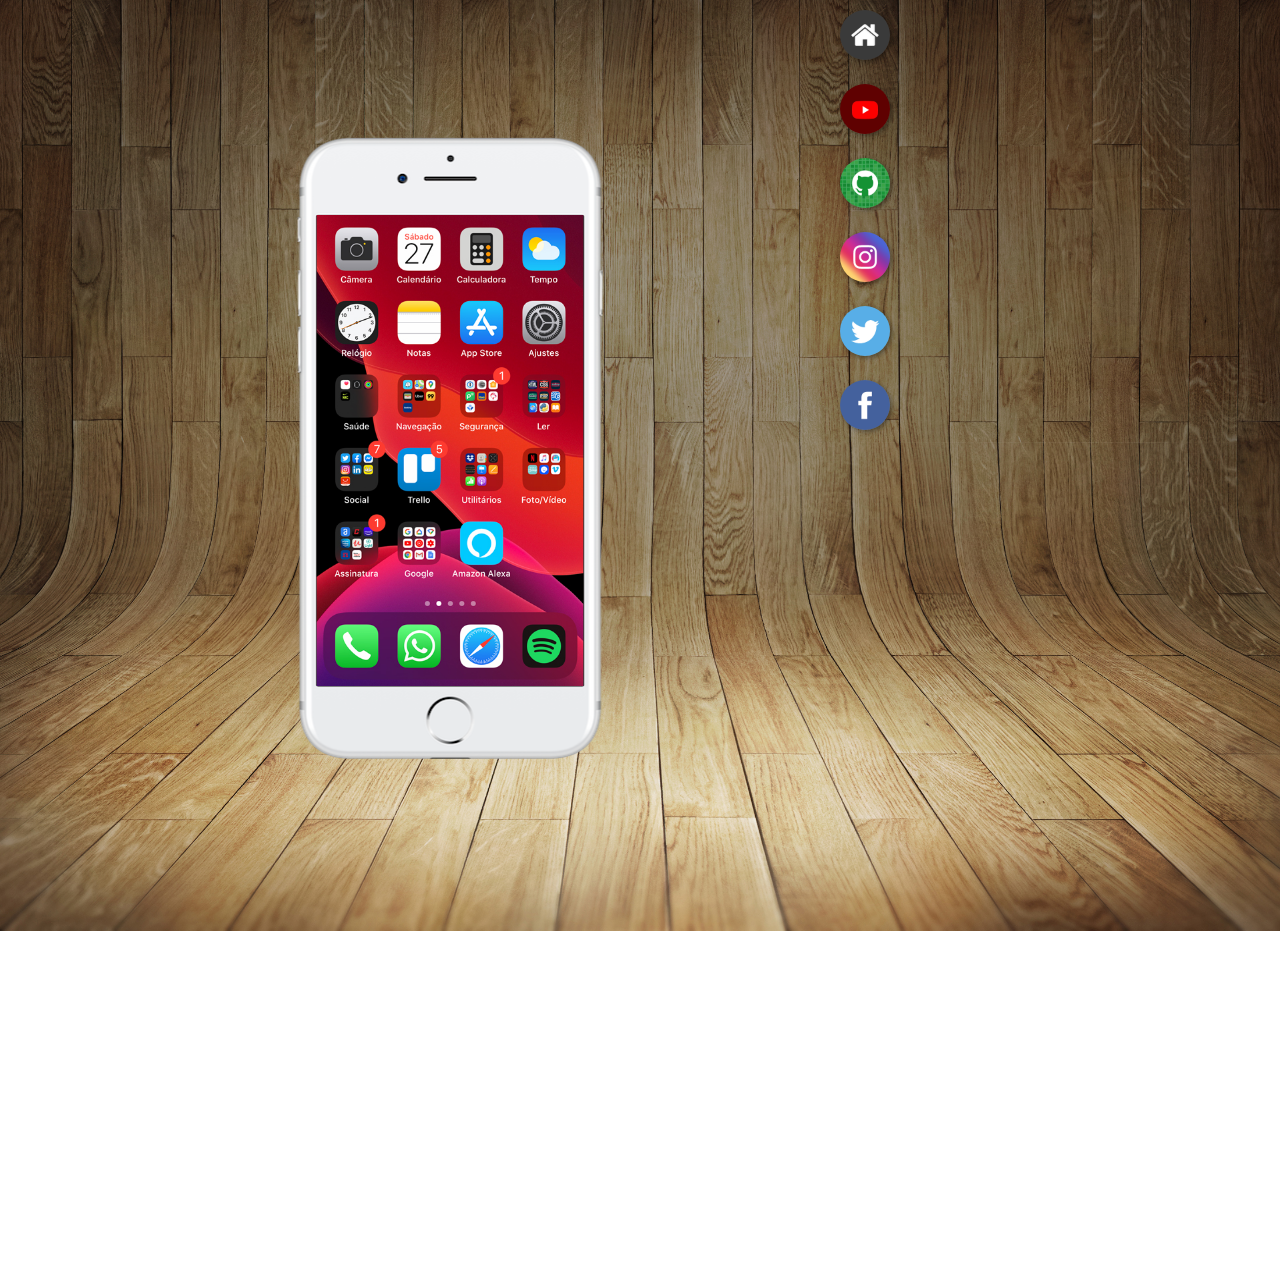
<file: index.html>
<!DOCTYPE html>
<html lang="pt-br">
<head>
    <meta charset="UTF-8">
    <meta http-equiv="X-UA-Compatible" content="IE=edge">
    <meta name="viewport" content="width=device-width, initial-scale=1.0">
    <title>Projeto redes sociais</title>
    <link rel="shortcut icon" href="favicon.ico" type="image/x-icon">
    <link rel="stylesheet" href="./css/estilo.css">
</head>
<body>
    <main>
        <section id="telefone">
            <iframe src="redes-sociais/home.html" name="tela" id="tela" frameborder="0">
                Seu navegador não é compatível com isso.
            </iframe>
        </section>

        <section id="redes-sociais">
            <a href="./redes-sociais/home.html" target="tela"><img src="imagens/logo-home.jpg" alt=""></a><br>
            <a href="./redes-sociais/youtube.html" target="tela"><img src="imagens/logo-youtube.jpg" alt=""></a><br>
            <a href="./redes-sociais/github.html" target="tela"><img src="imagens/logo-github.jpg" alt=""></a><br>
            <a href="./redes-sociais/instagram.html" target="tela"><img src="imagens/logo-instagram.jpg" alt=""></a><br>
            <a href="./redes-sociais/twitter.html" target="tela"><img src="imagens/logo-twitter.jpg" alt=""></a><br>
            <a href="./redes-sociais/facebook.html" target="tela"><img src="imagens/logo-facebook.jpg" alt=""></a><br>
        </section>
    </main>
</body>
</html>
</file>
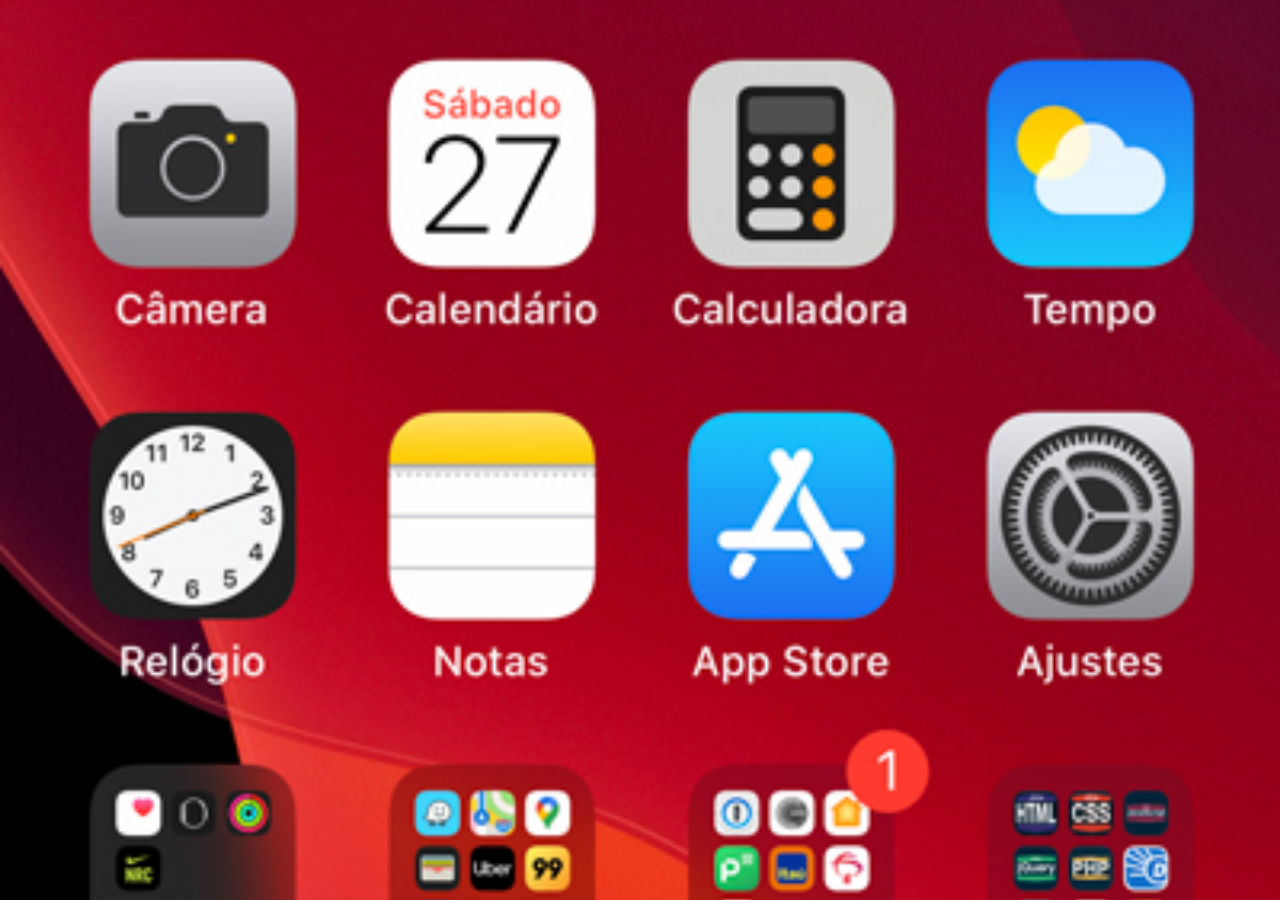
<file: home.html>
<!DOCTYPE html>
<html lang="pt-br">
<head>
    <meta charset="UTF-8">
    <meta http-equiv="X-UA-Compatible" content="IE=edge">
    <meta name="viewport" content="width=device-width, initial-scale=1.0">
    <title>Home</title>
    <style>
        * {
            margin: 0px;
            padding: 0px;
        }

        body {
            width: 100vw;
            height: 100vh;
            background:  black url('./imagens/tela-home.jpg') no-repeat top center;
            background-size: cover;
        }
    </style>
</head>
<body>
    
</body>
</html>
</file>
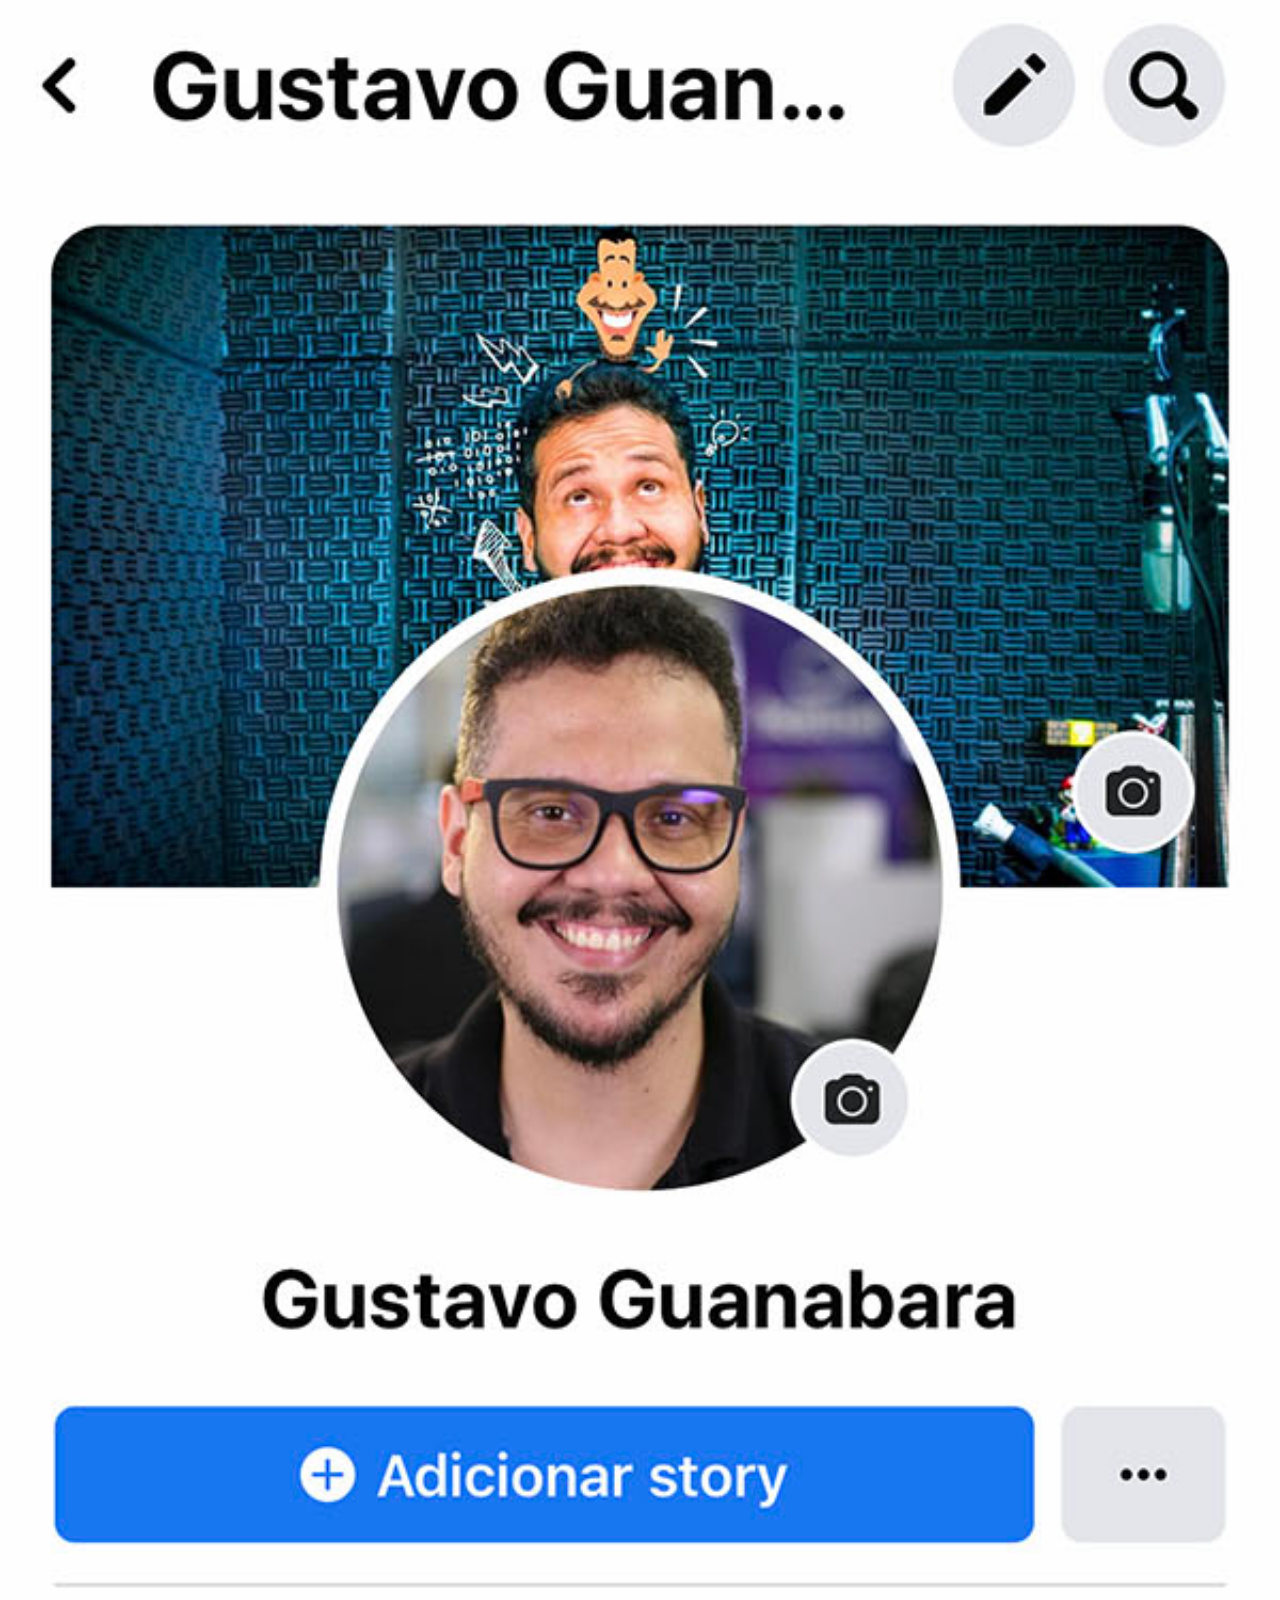
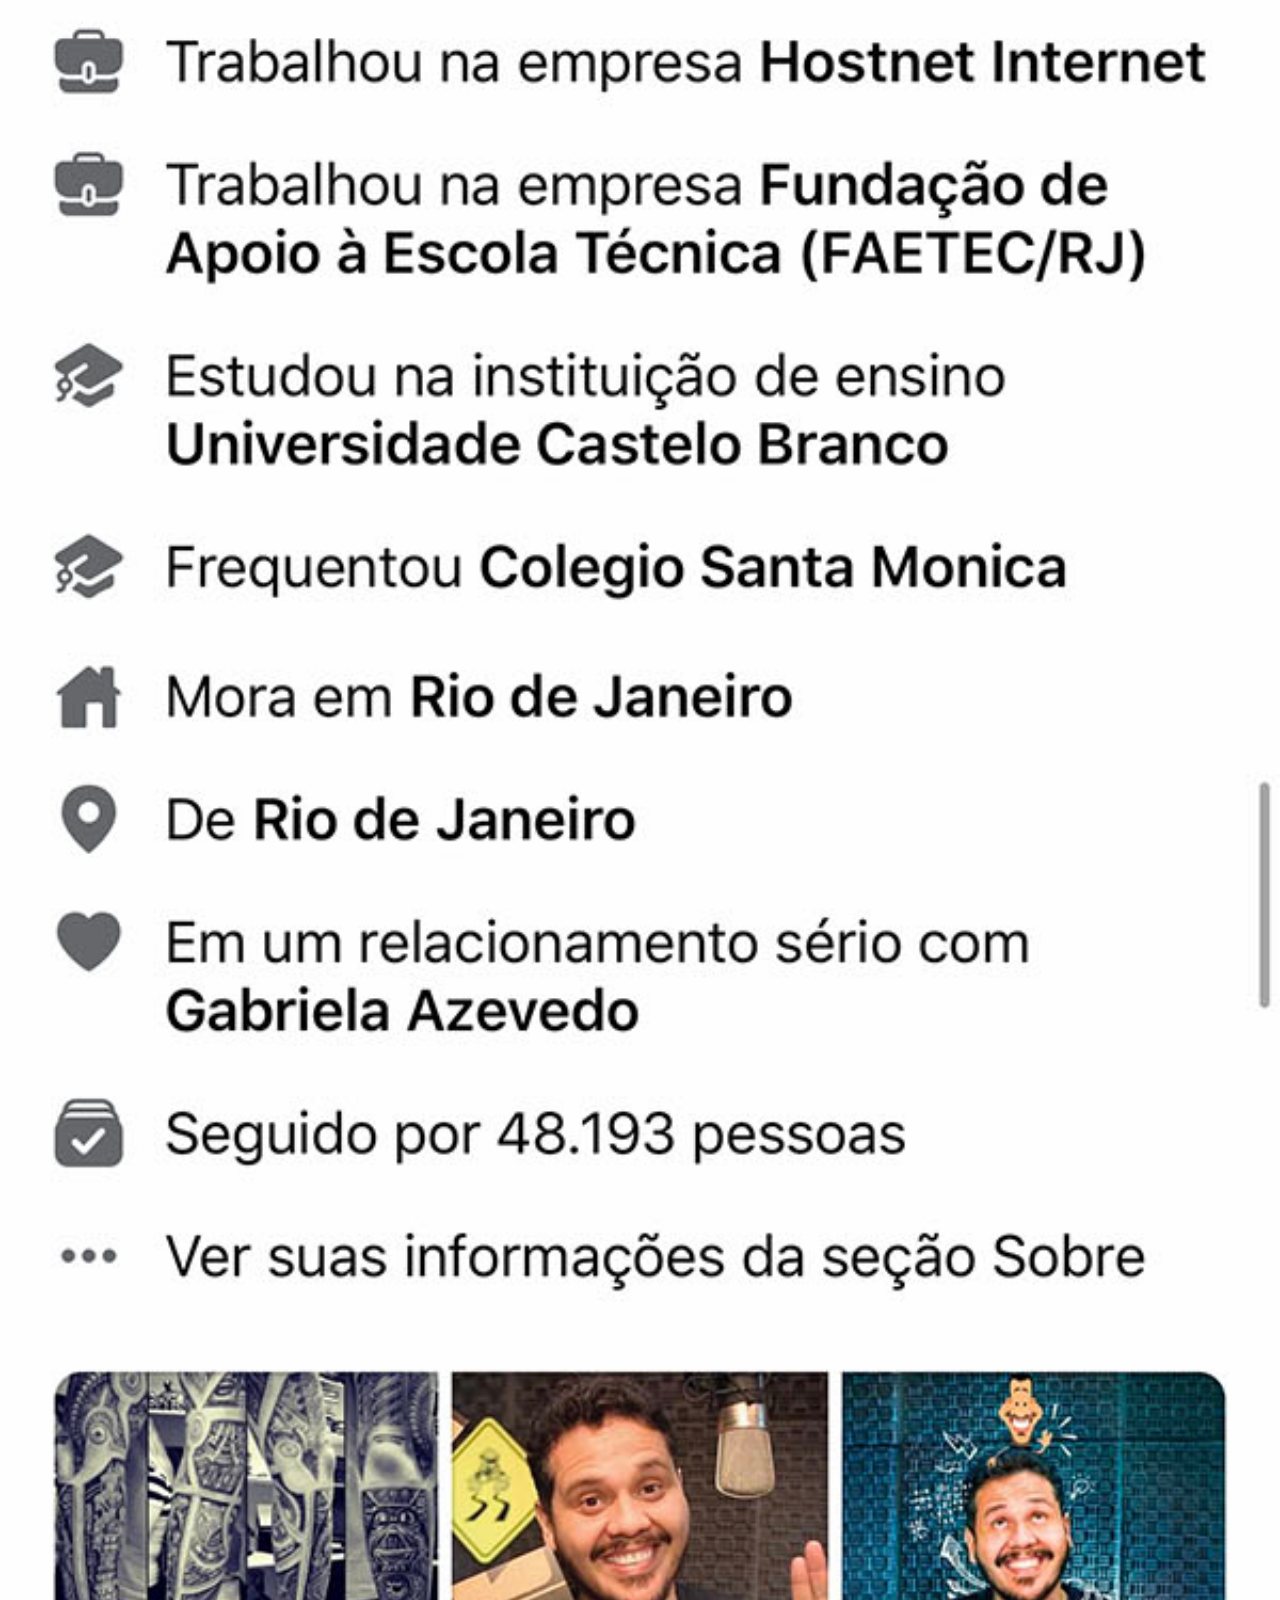
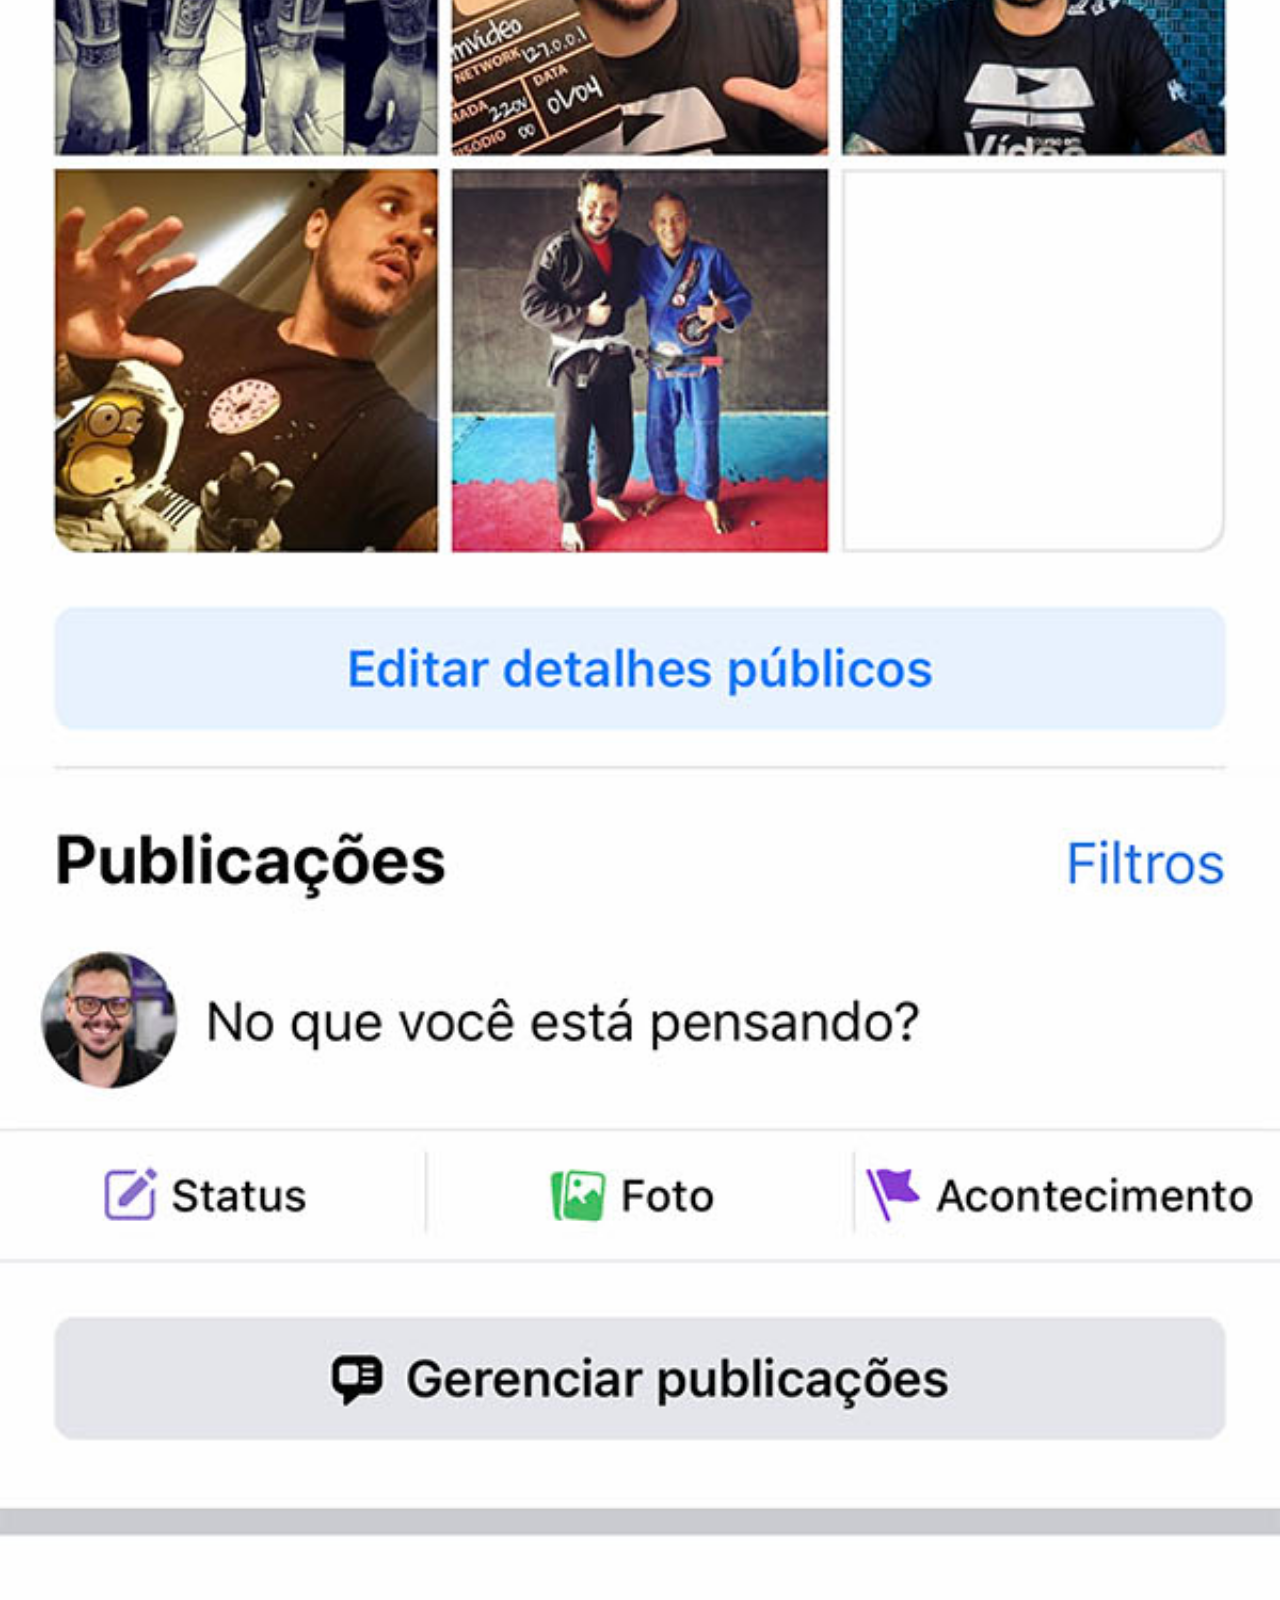
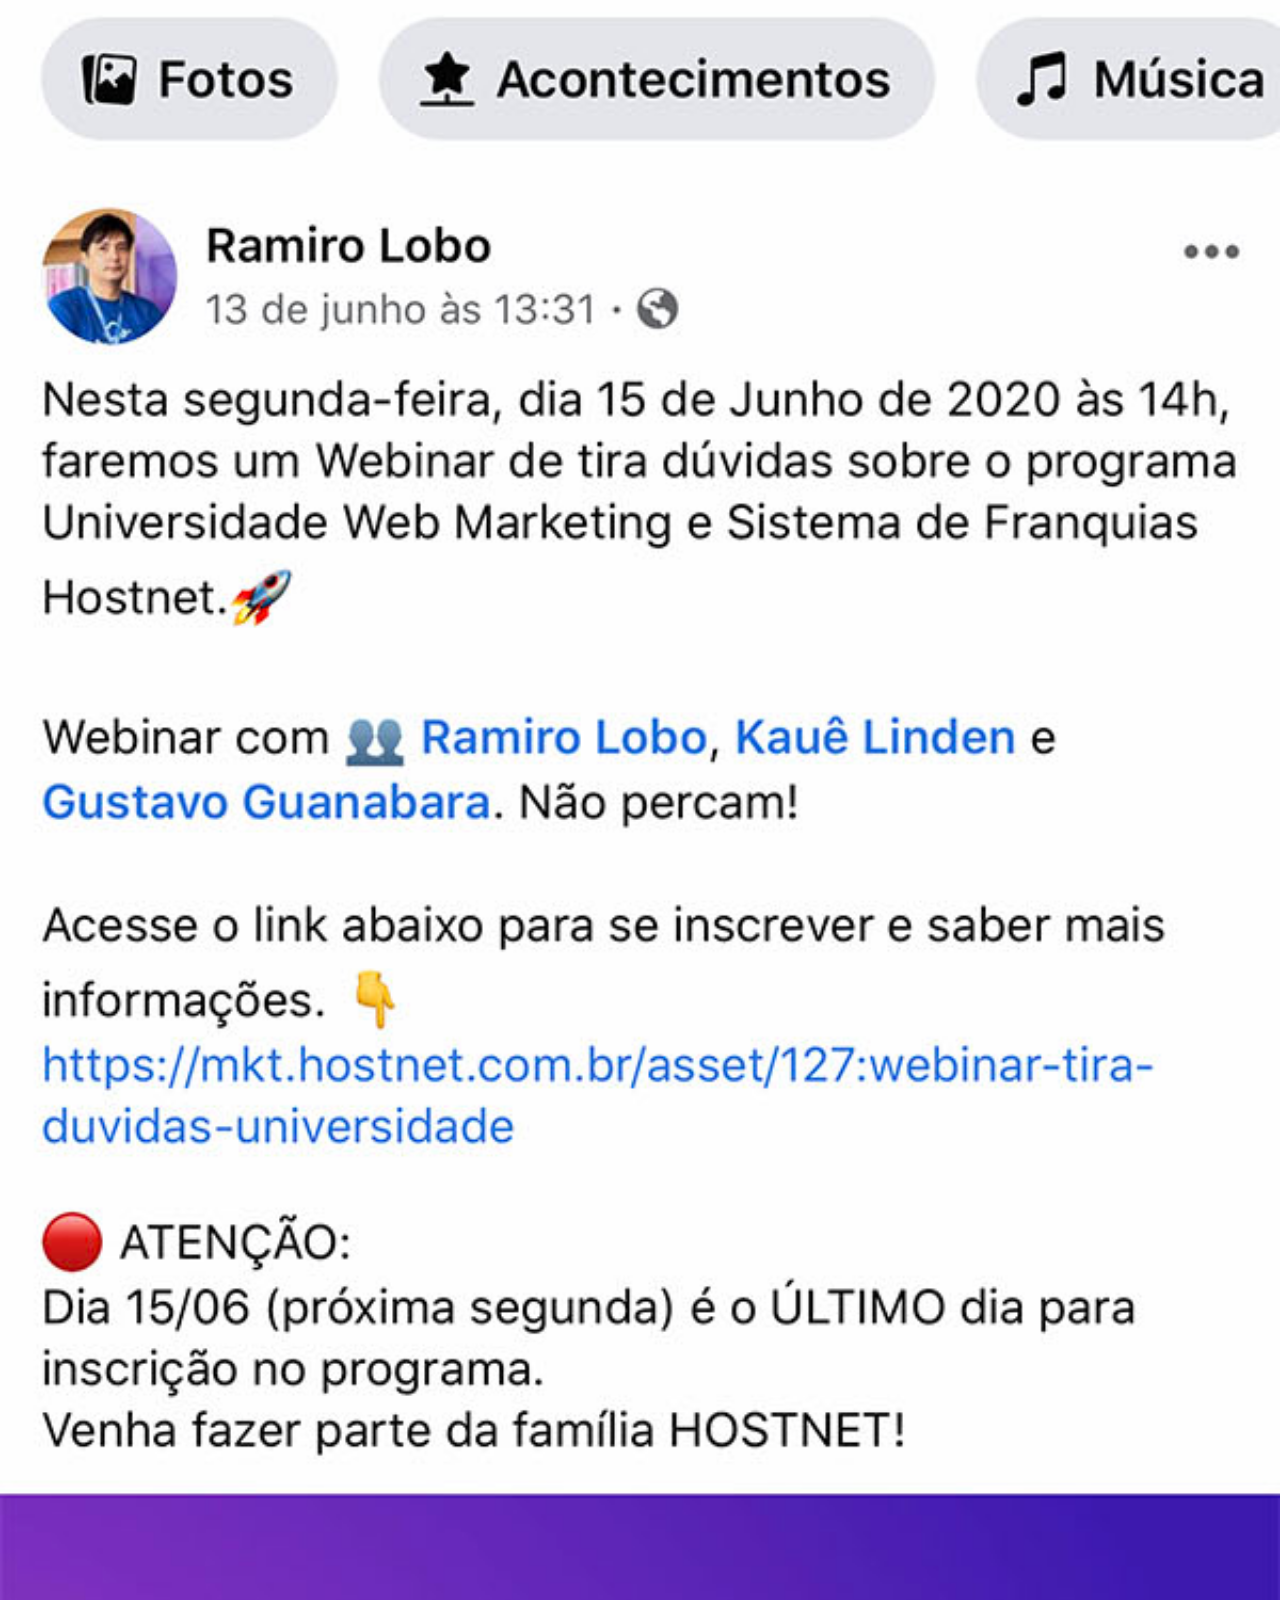
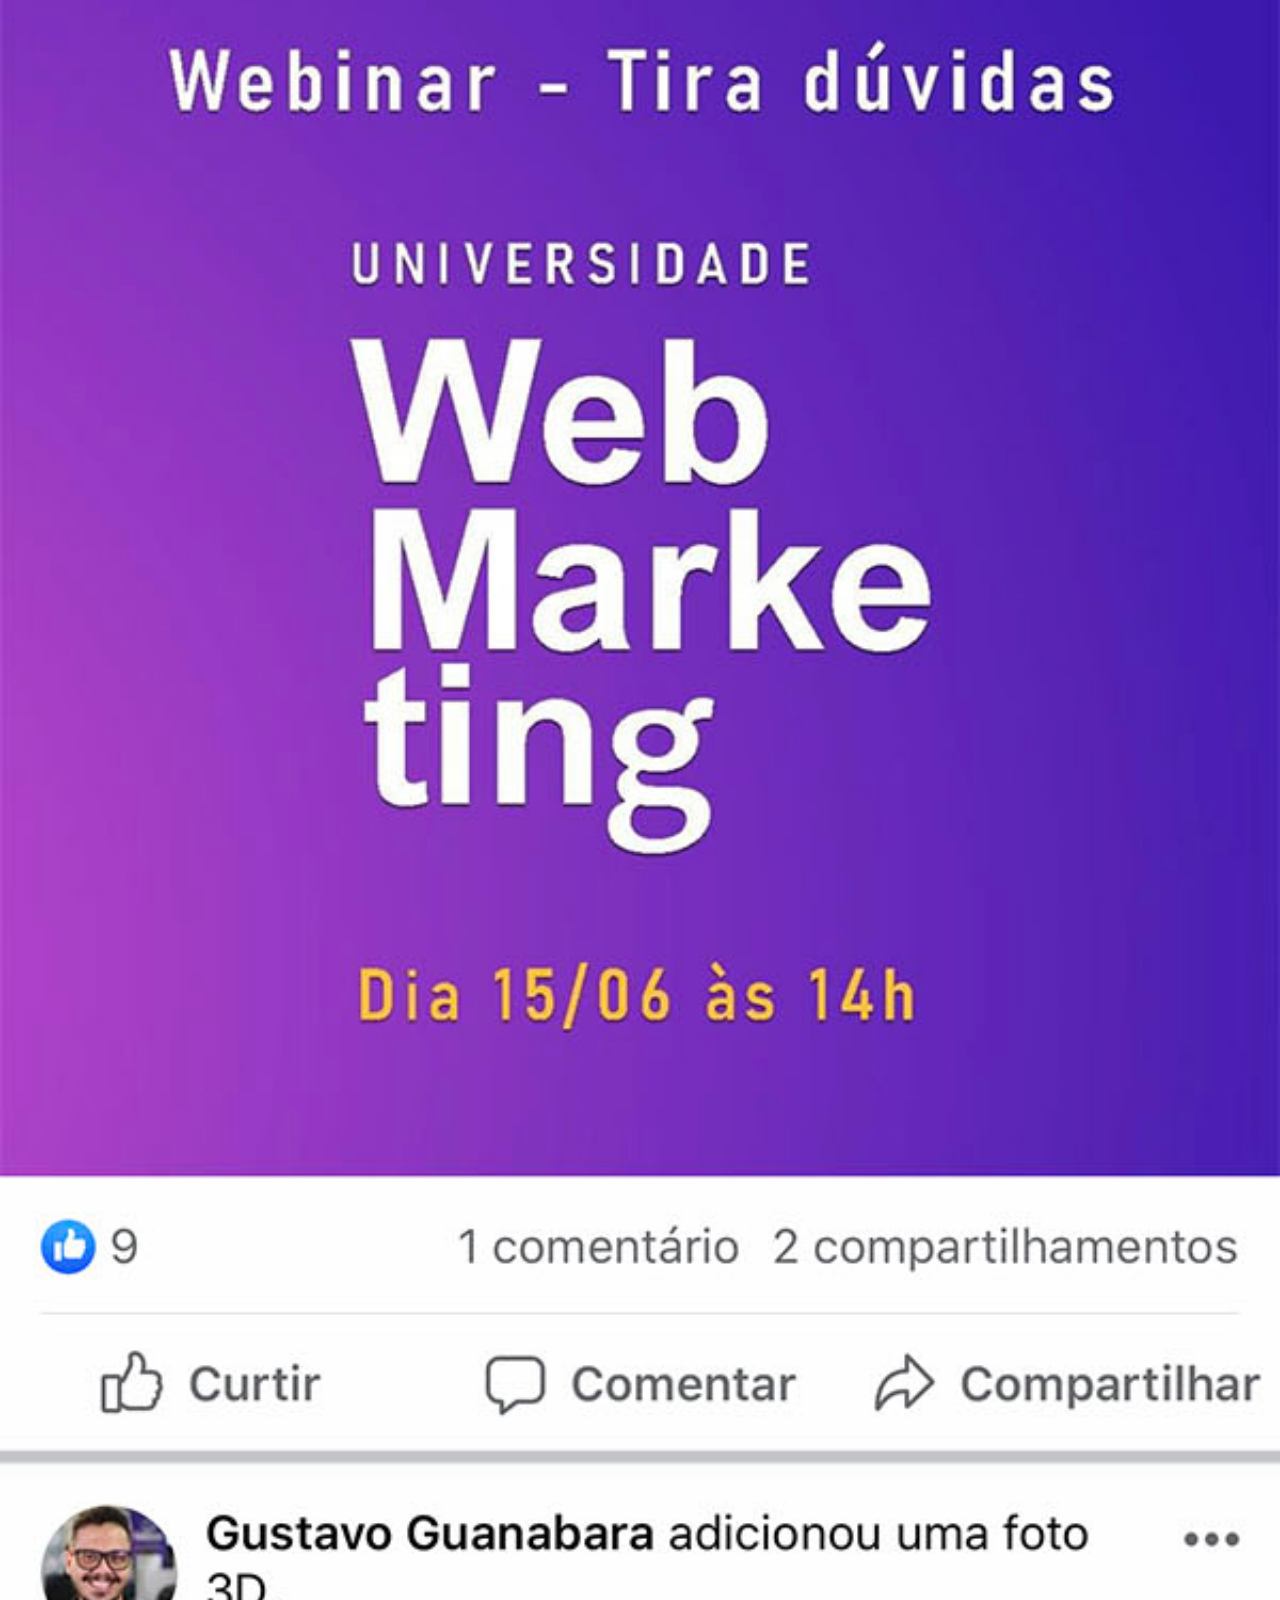
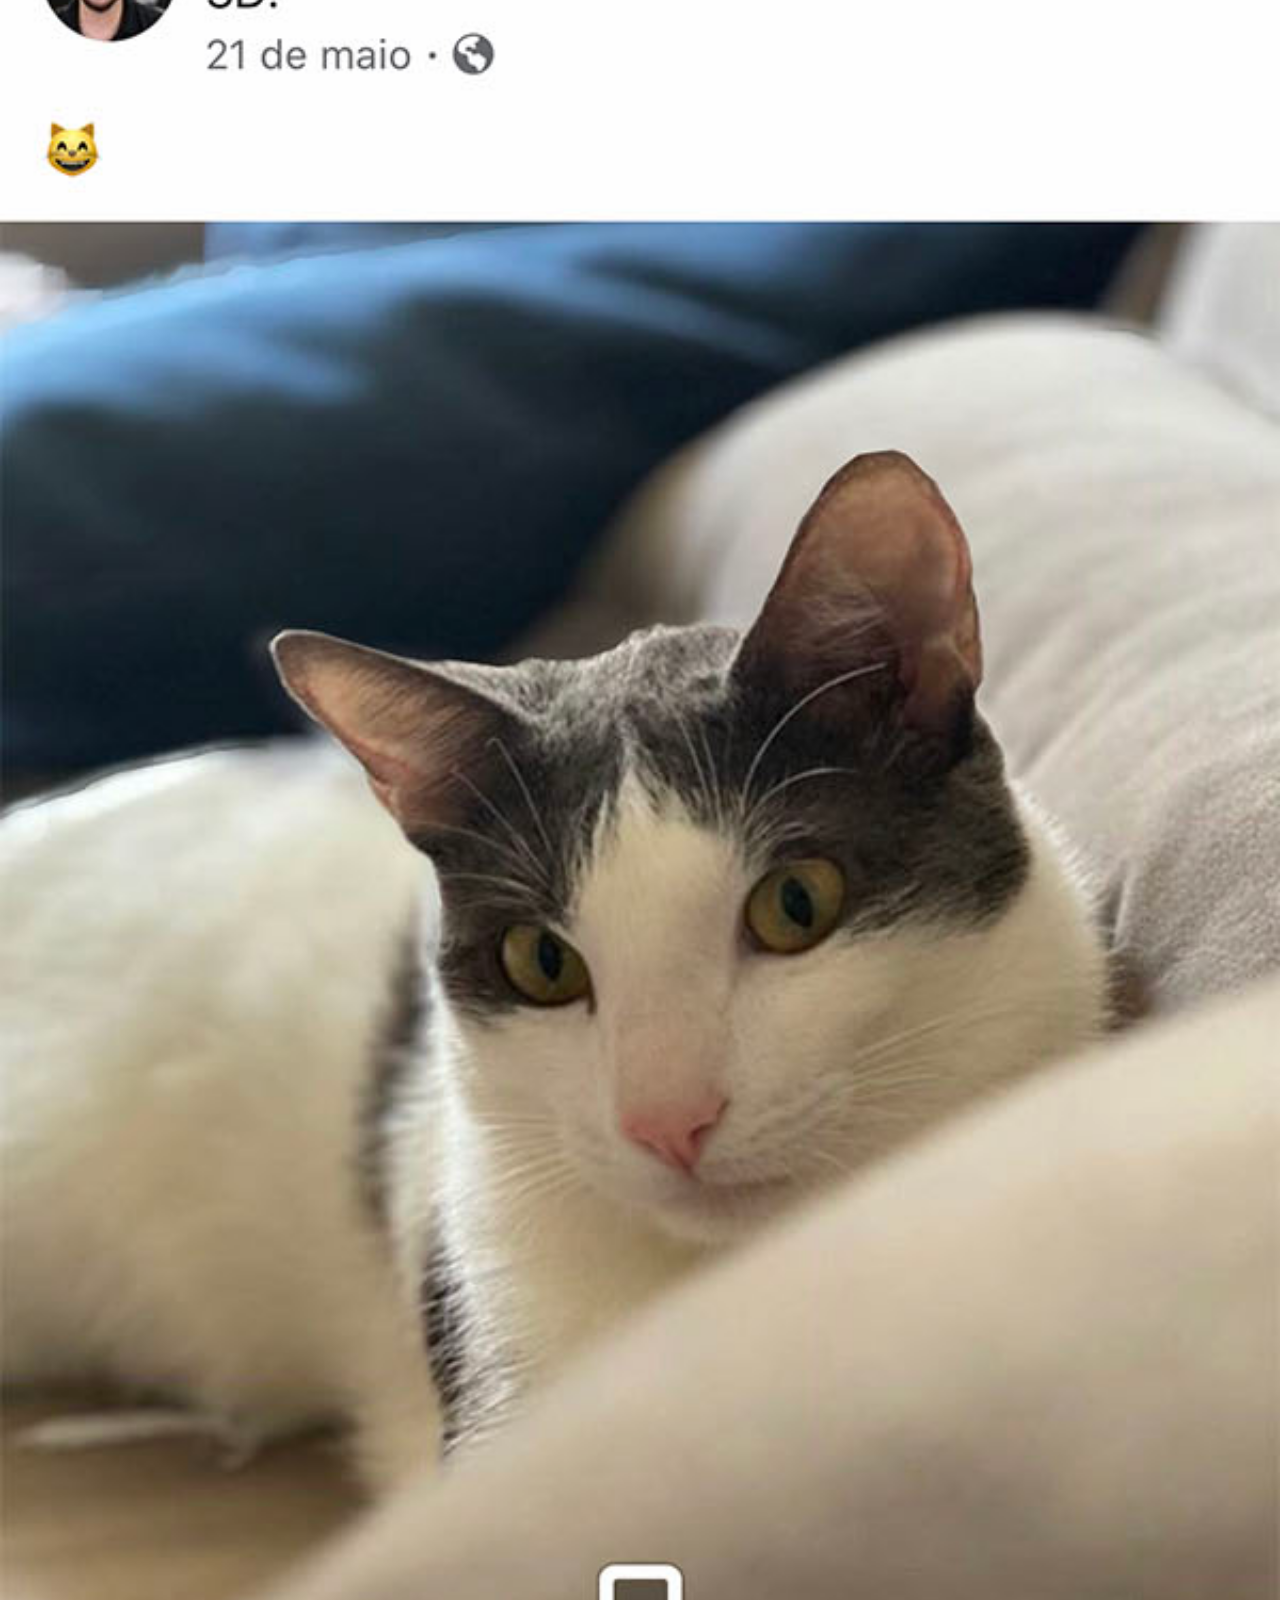
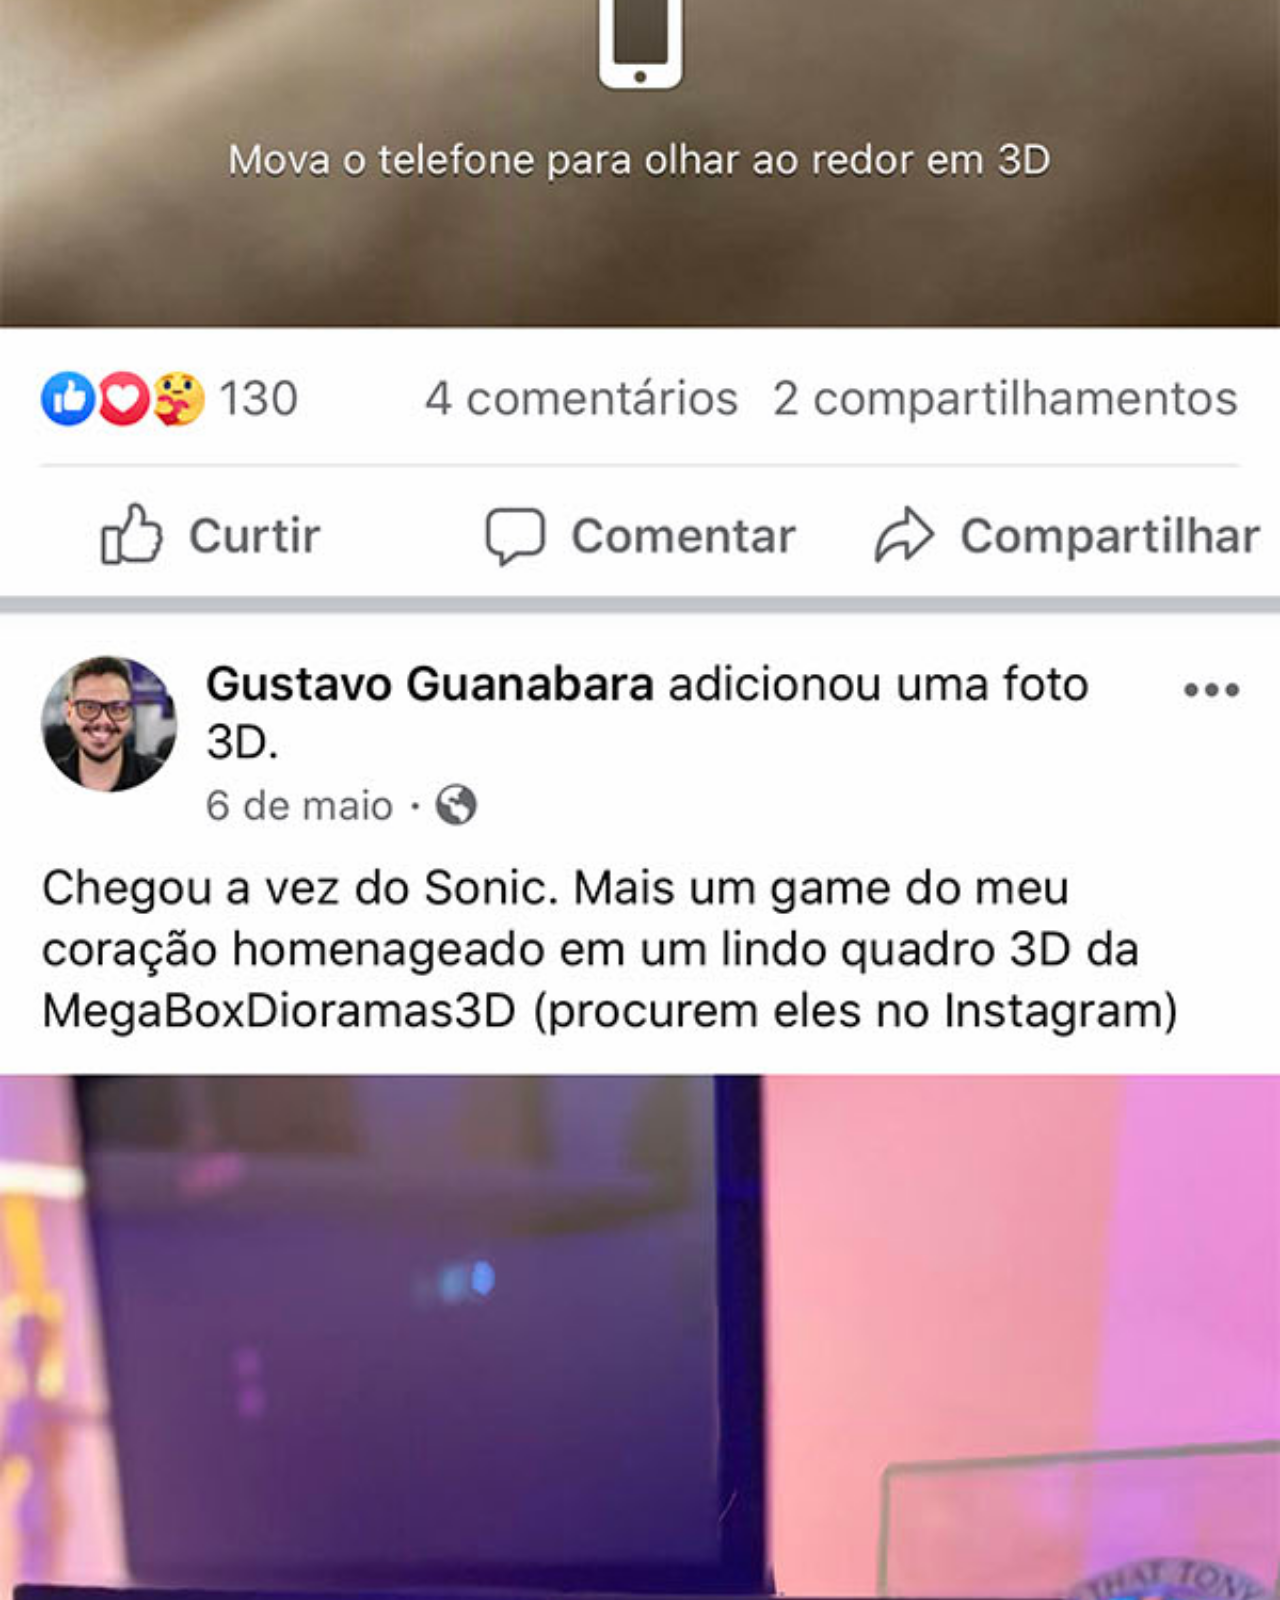
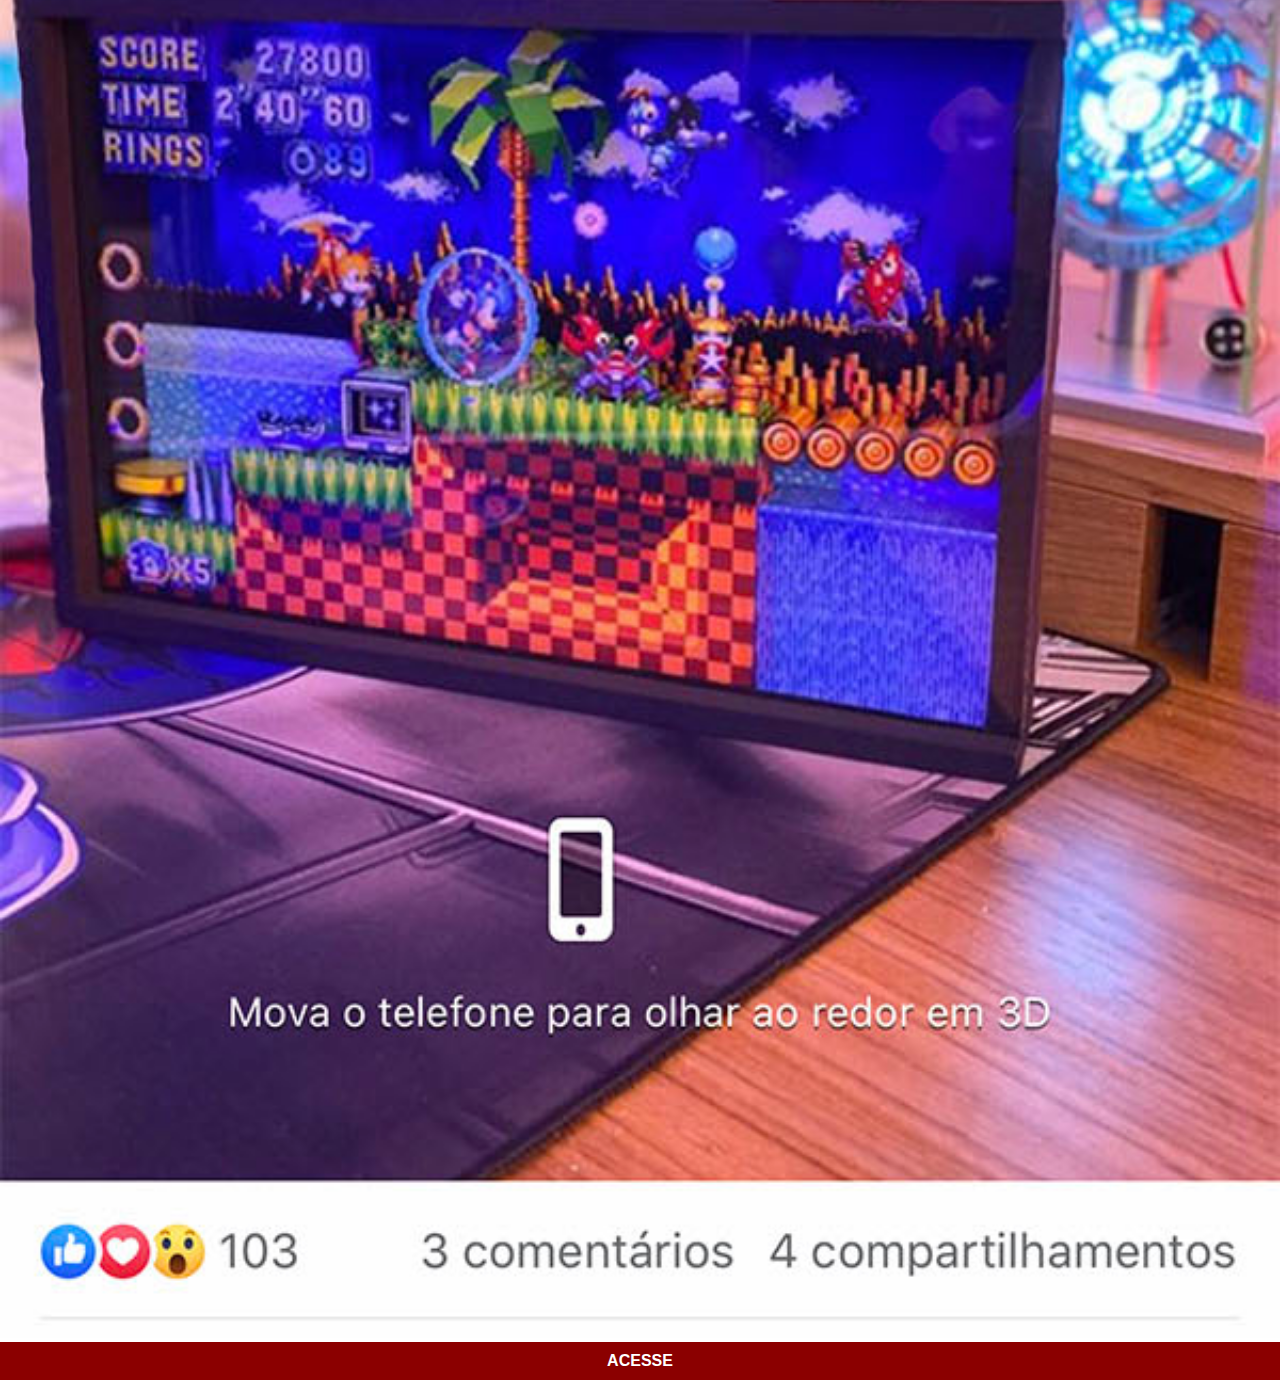
<file: redes-sociais/facebook.html>
<!DOCTYPE html>
<html lang="pt-br">
<head>
    <meta charset="UTF-8">
    <meta http-equiv="X-UA-Compatible" content="IE=edge">
    <meta name="viewport" content="width=device-width, initial-scale=1.0">
    <link rel="stylesheet" href="../css/social.css">
    <title>Facebook</title>
</head>
<body>
    <img src="../imagens/tela-facebook.jpg" alt="Facebook">
    <a href="https://www.facebook.com/profile.php?id=100055600584573" target="_blank">ACESSE</a>
</body>
</html>
</file>
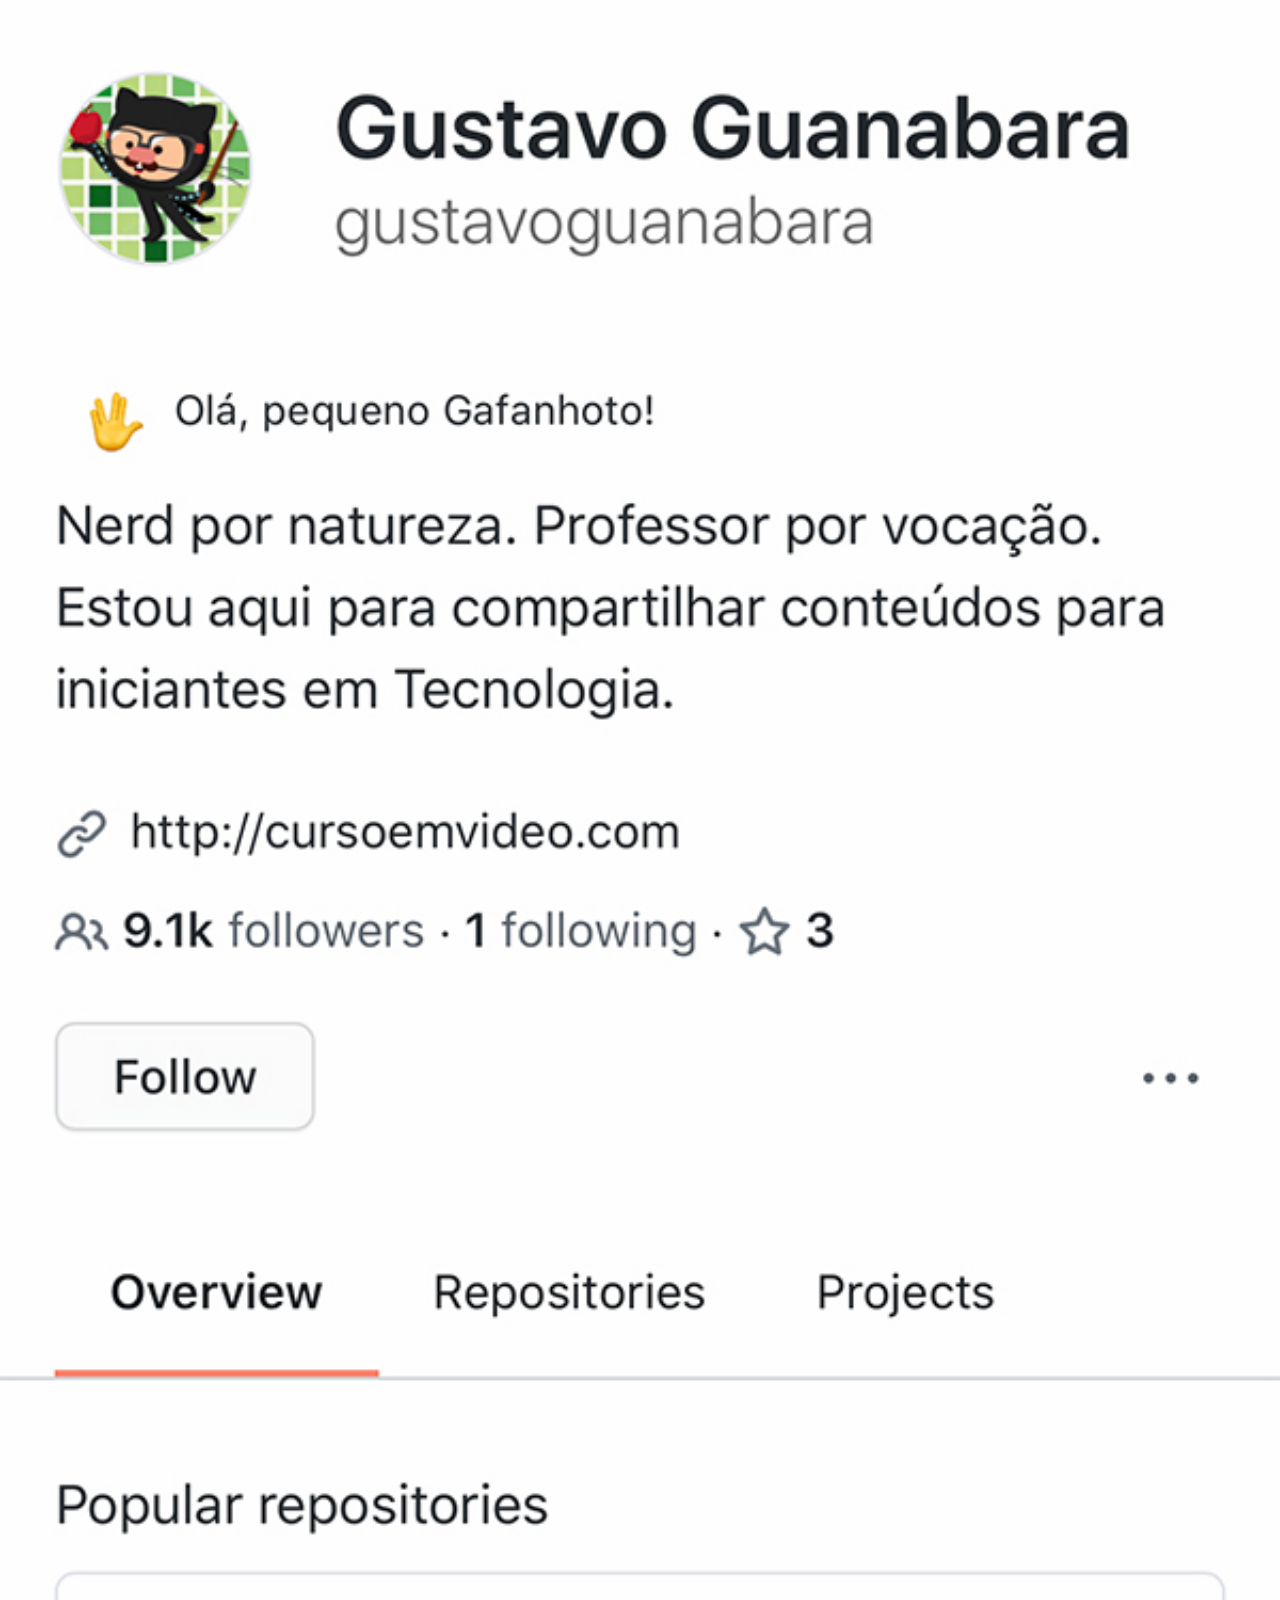
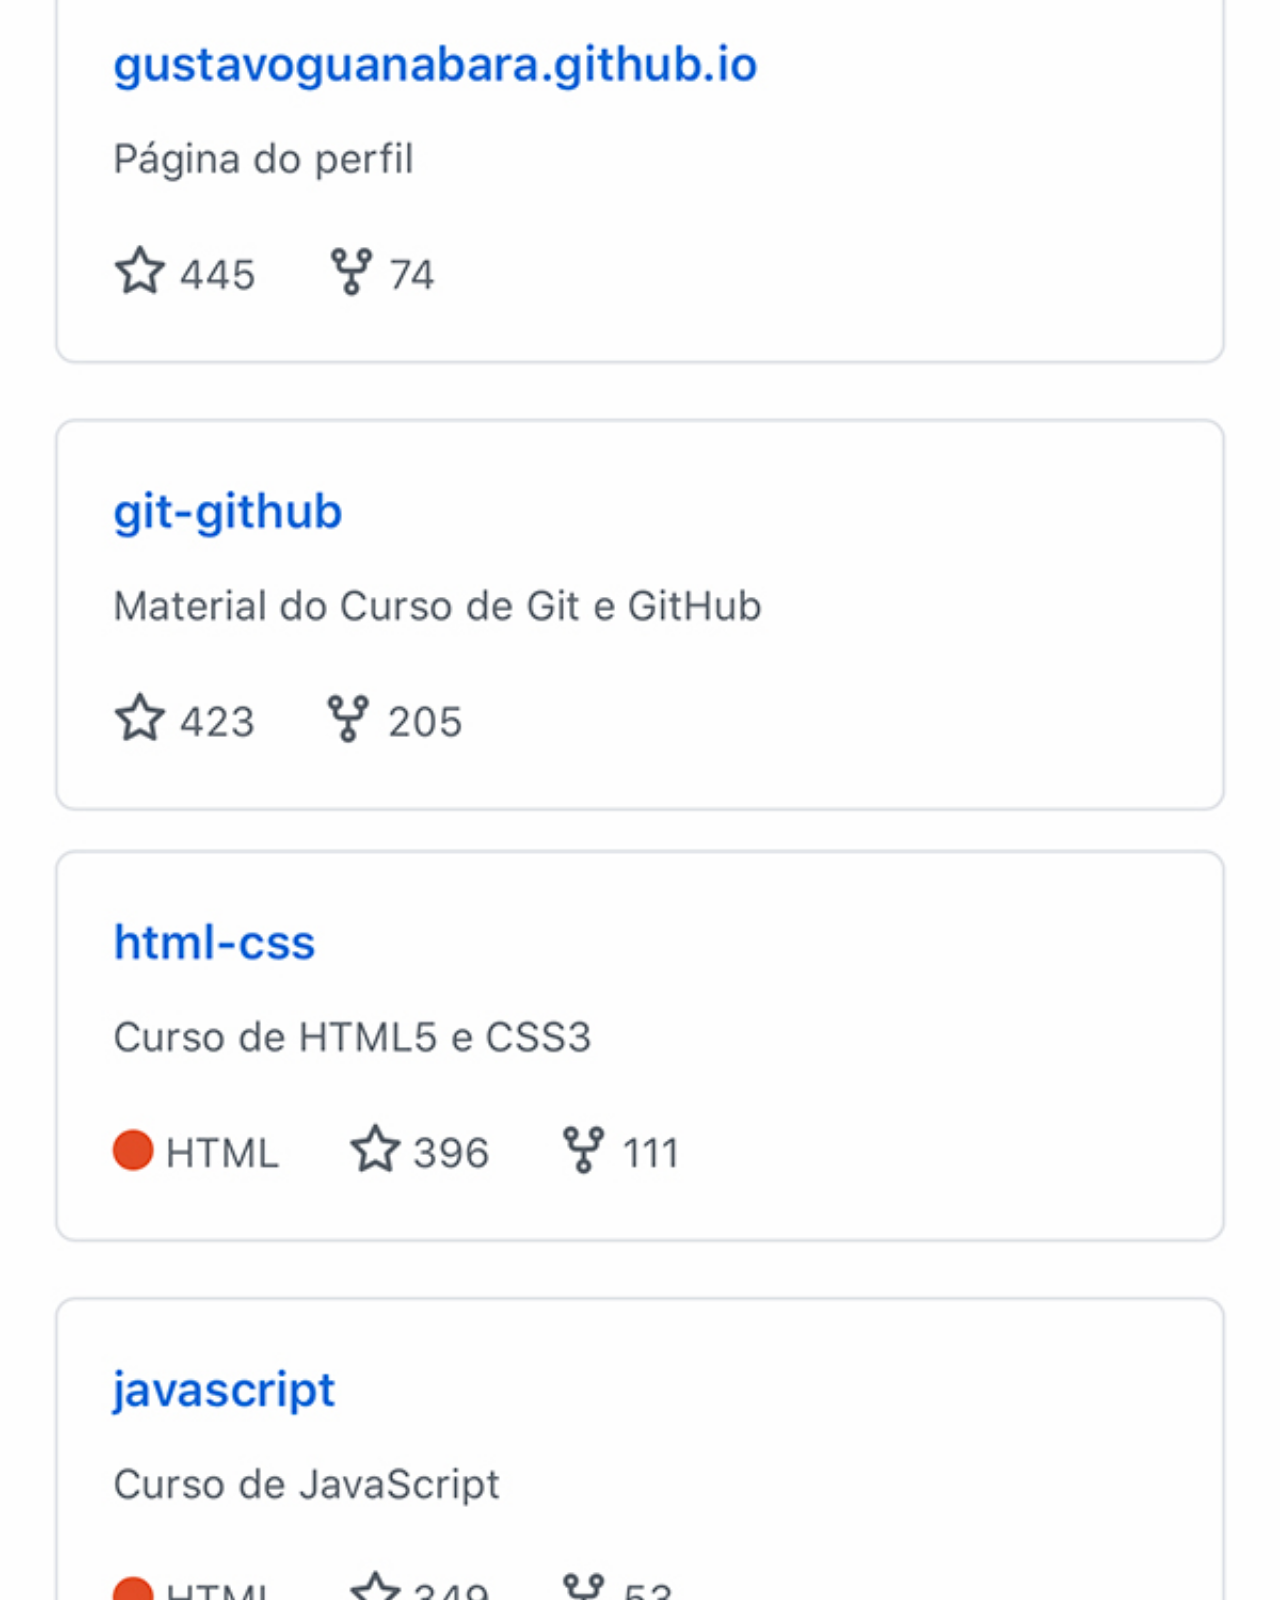
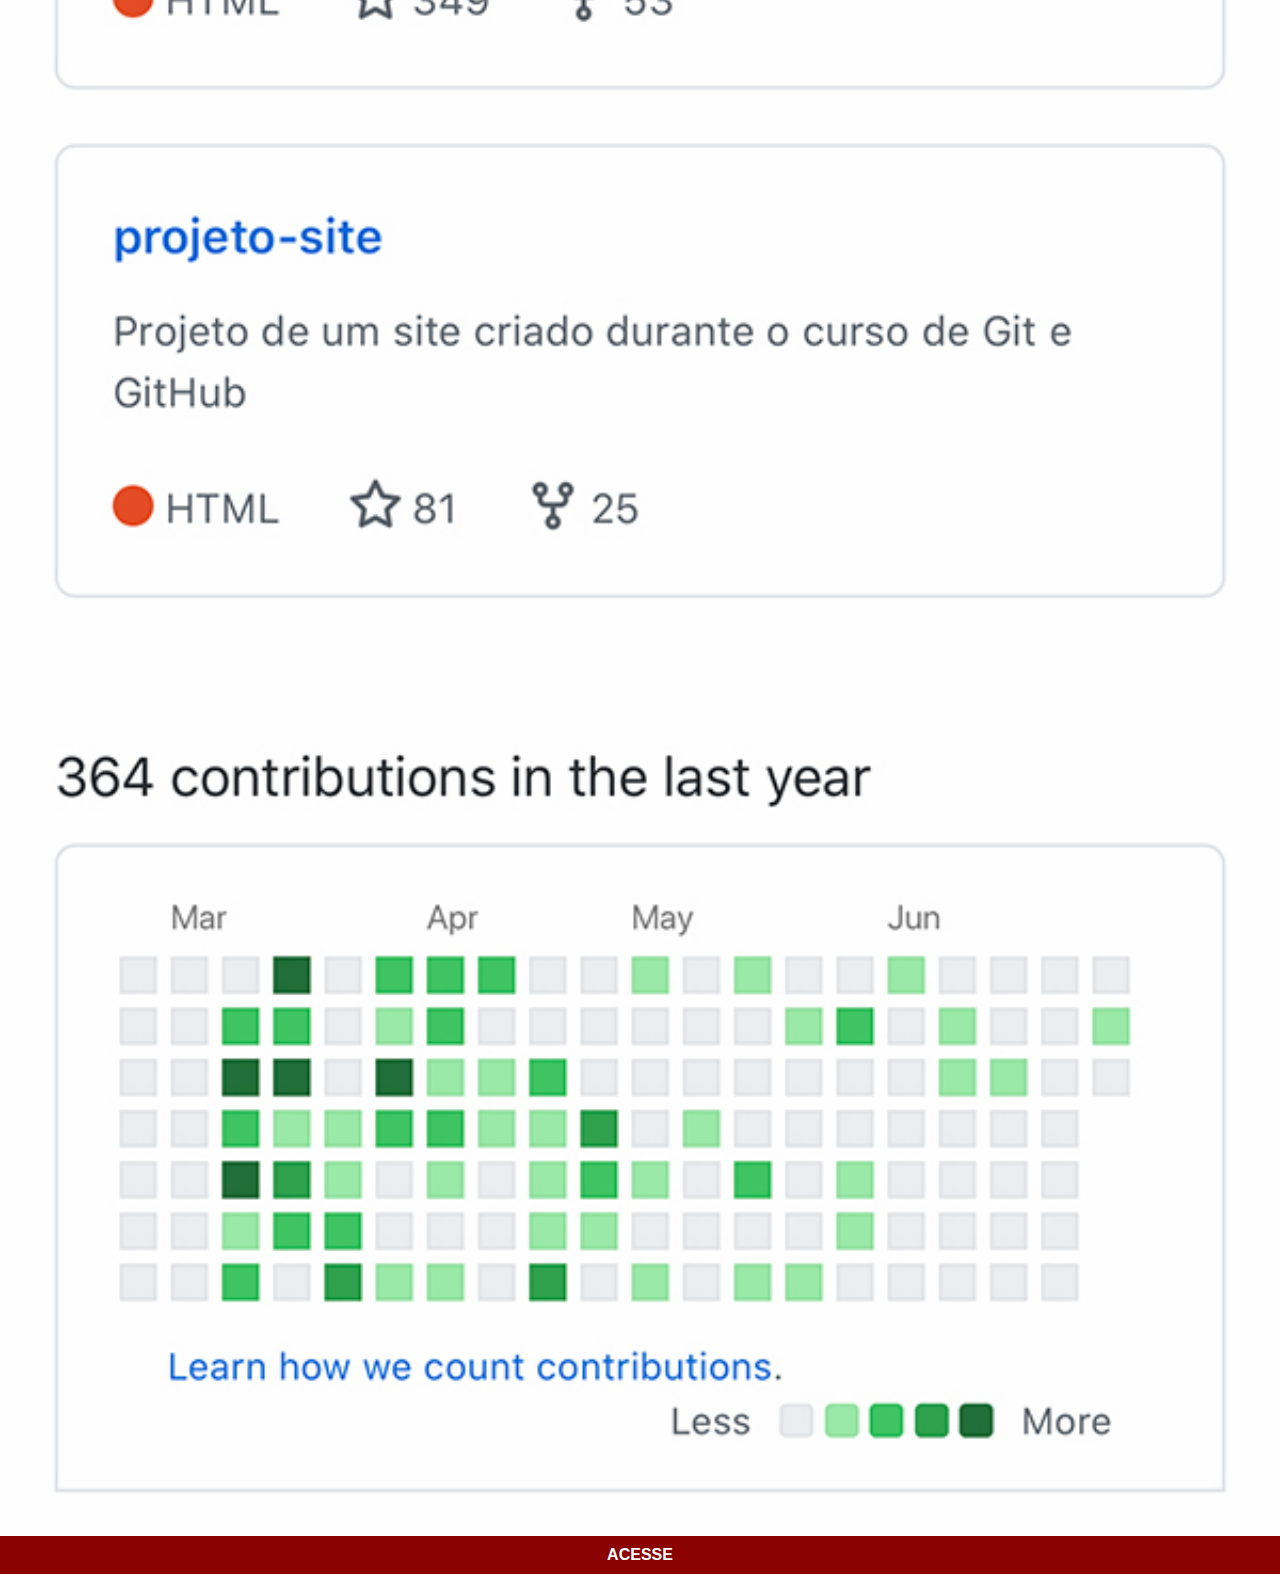
<file: redes-sociais/github.html>
<!DOCTYPE html>
<html lang="pt-br">
<head>
    <meta charset="UTF-8">
    <meta http-equiv="X-UA-Compatible" content="IE=edge">
    <meta name="viewport" content="width=device-width, initial-scale=1.0">
    <title>GitHub</title>
    <link rel="stylesheet" href="../css/social.css">
</head>
<body>
    <img src="../imagens/tela-github.jpg" alt="GitHub">
    <a href="https://github.com/Xorinho" target="_blank">ACESSE</a>
</body>
</html>
</file>
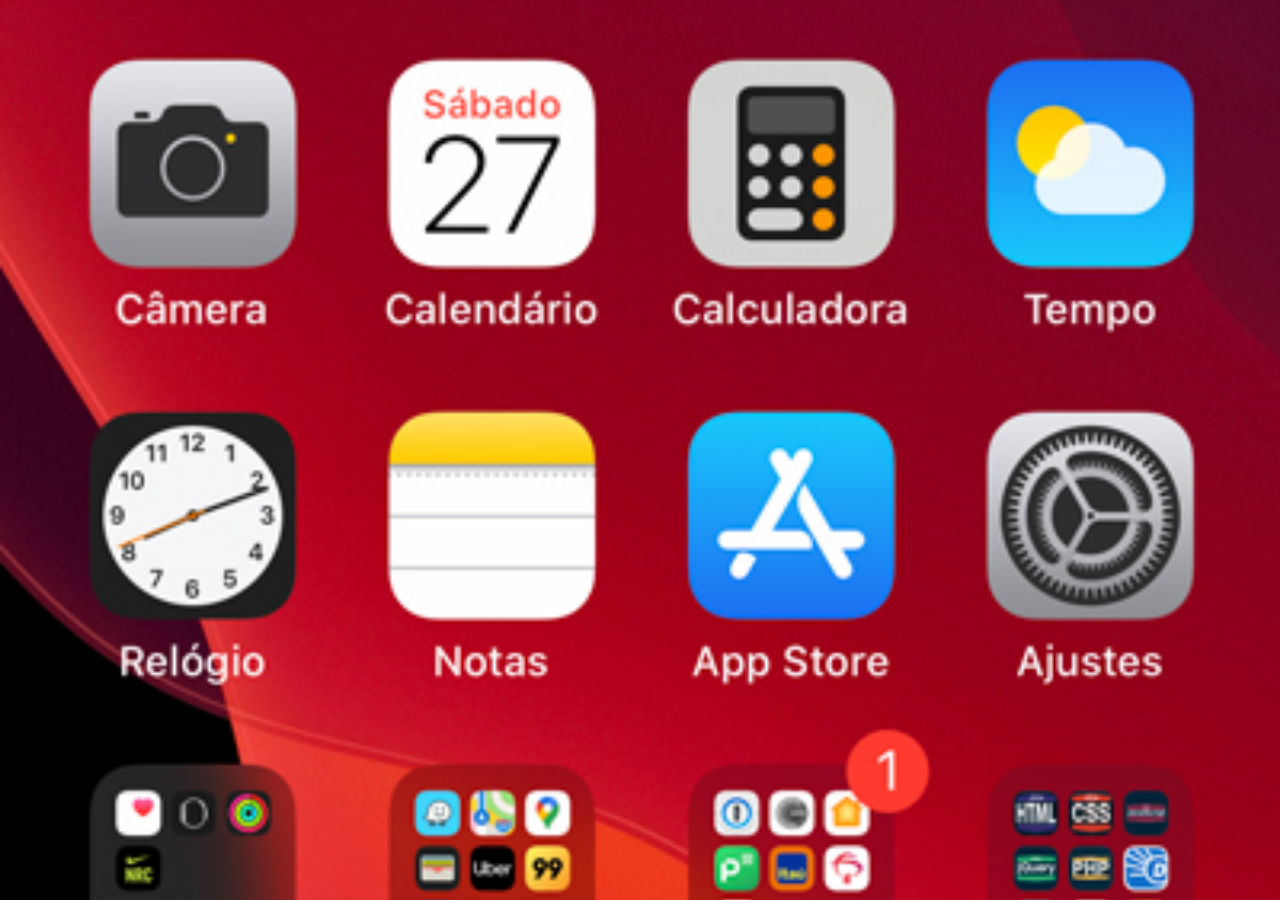
<file: redes-sociais/home.html>
<!DOCTYPE html>
<html lang="pt-br">
<head>
    <meta charset="UTF-8">
    <meta http-equiv="X-UA-Compatible" content="IE=edge">
    <meta name="viewport" content="width=device-width, initial-scale=1.0">
    <title>Home</title>
    <style>
        * {
            margin: 0px;
            padding: 0px;
        }

        body {
            width: 100vw;
            height: 100vh;
            background:  black url('../imagens/tela-home.jpg') no-repeat top center;
            background-size: cover;
        }
    </style>
</head>
<body>
    
</body>
</html>
</file>
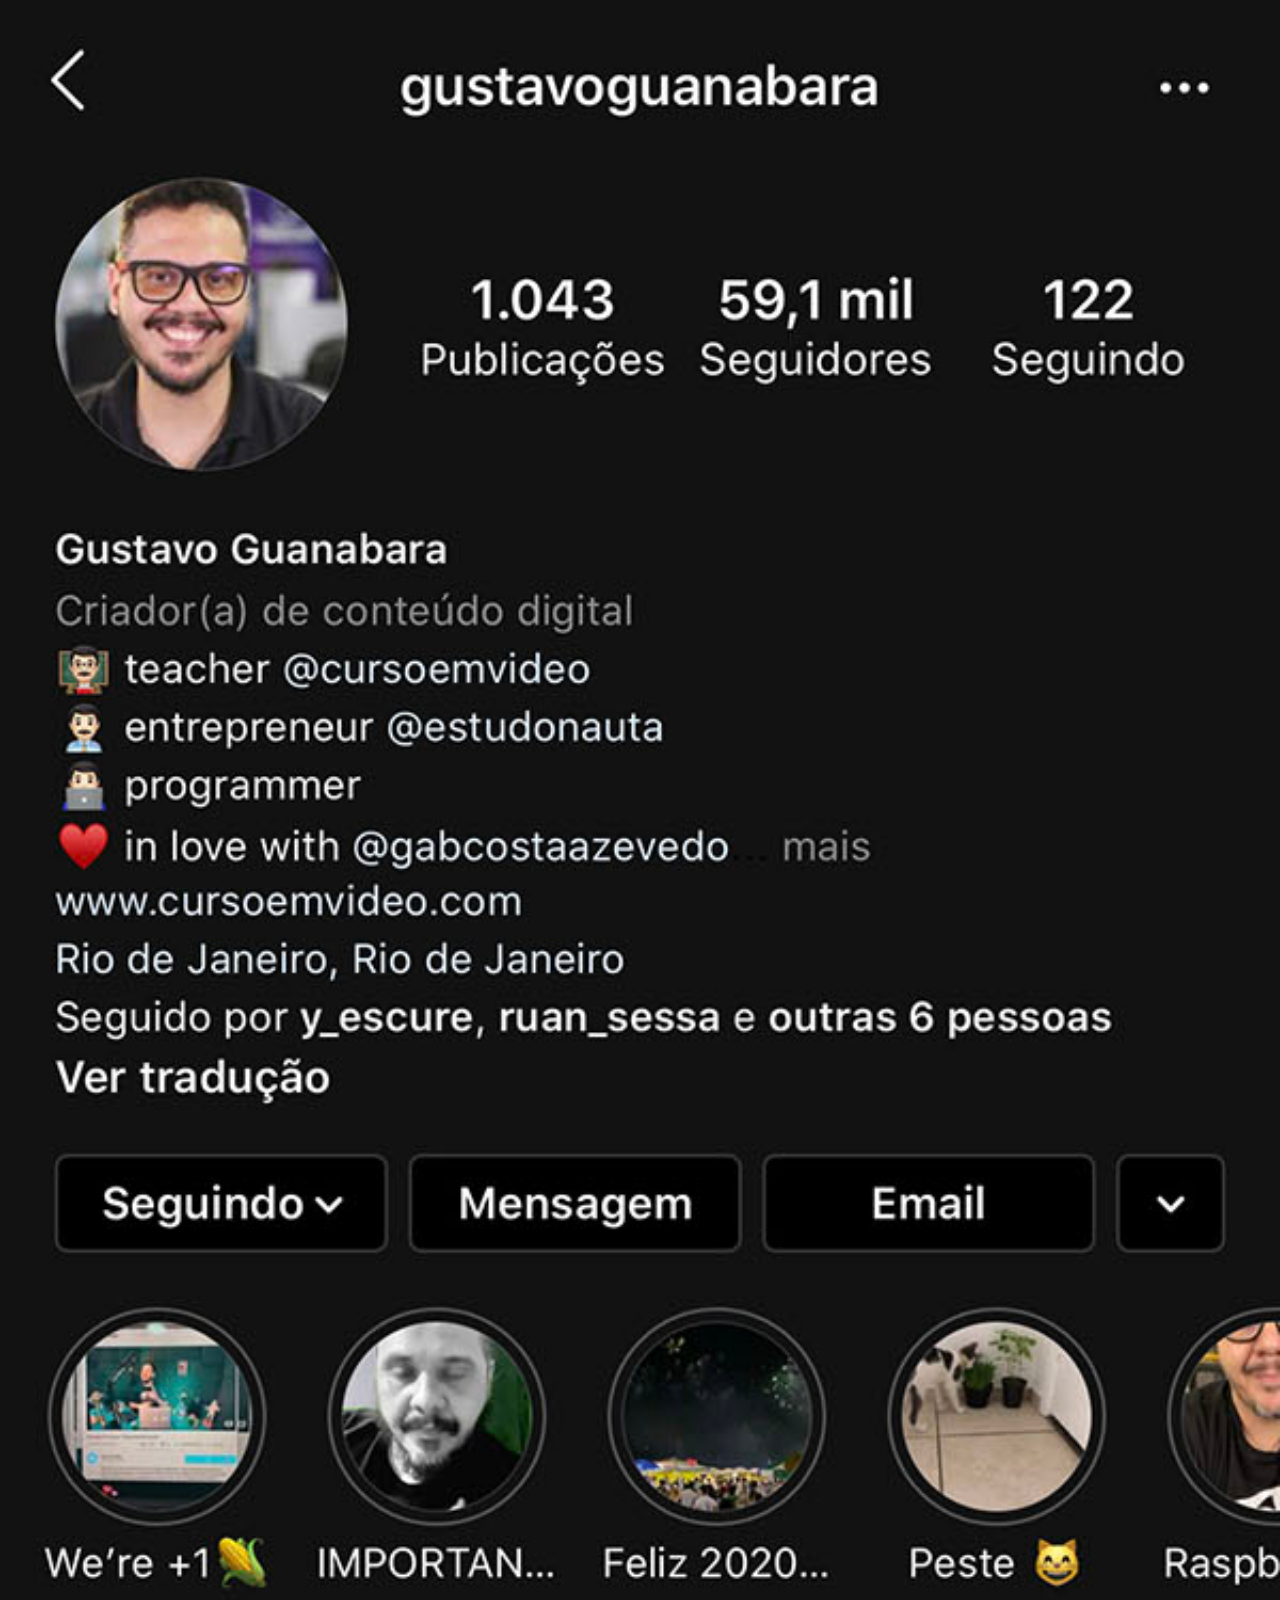
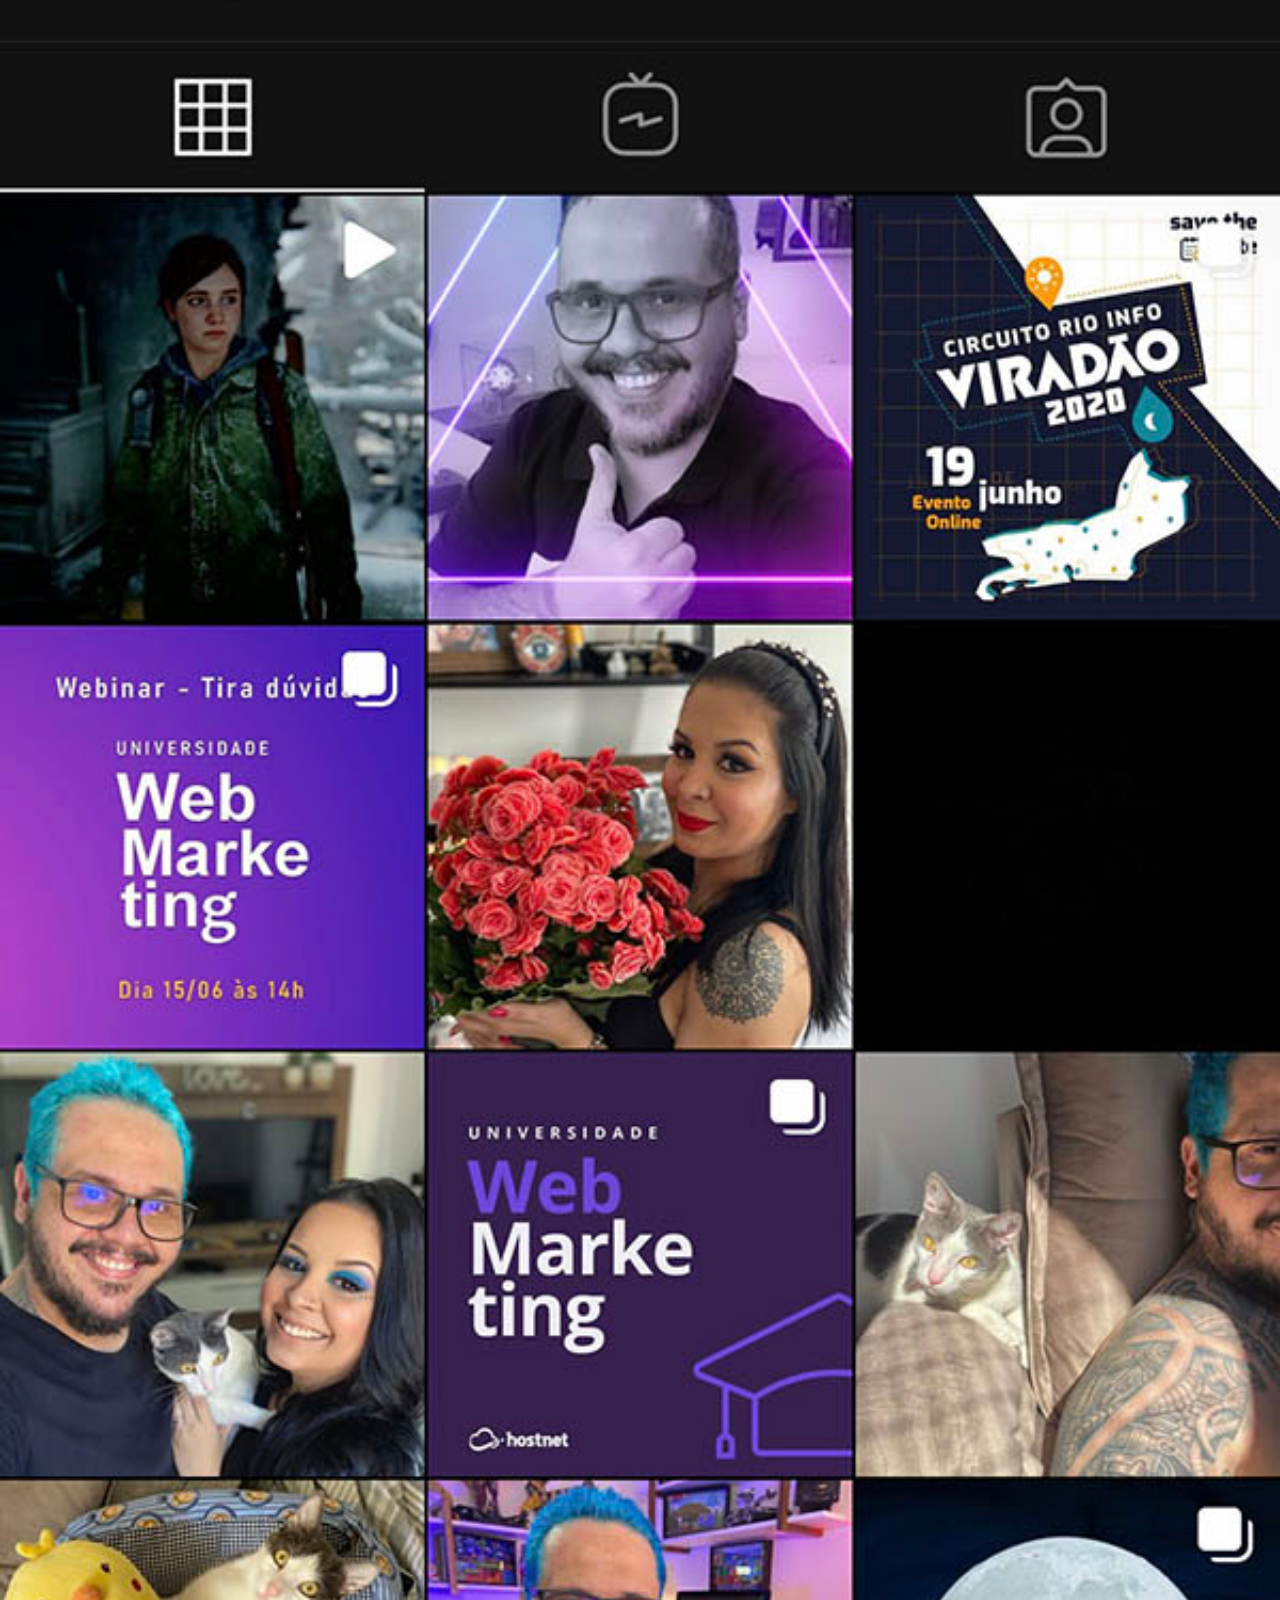
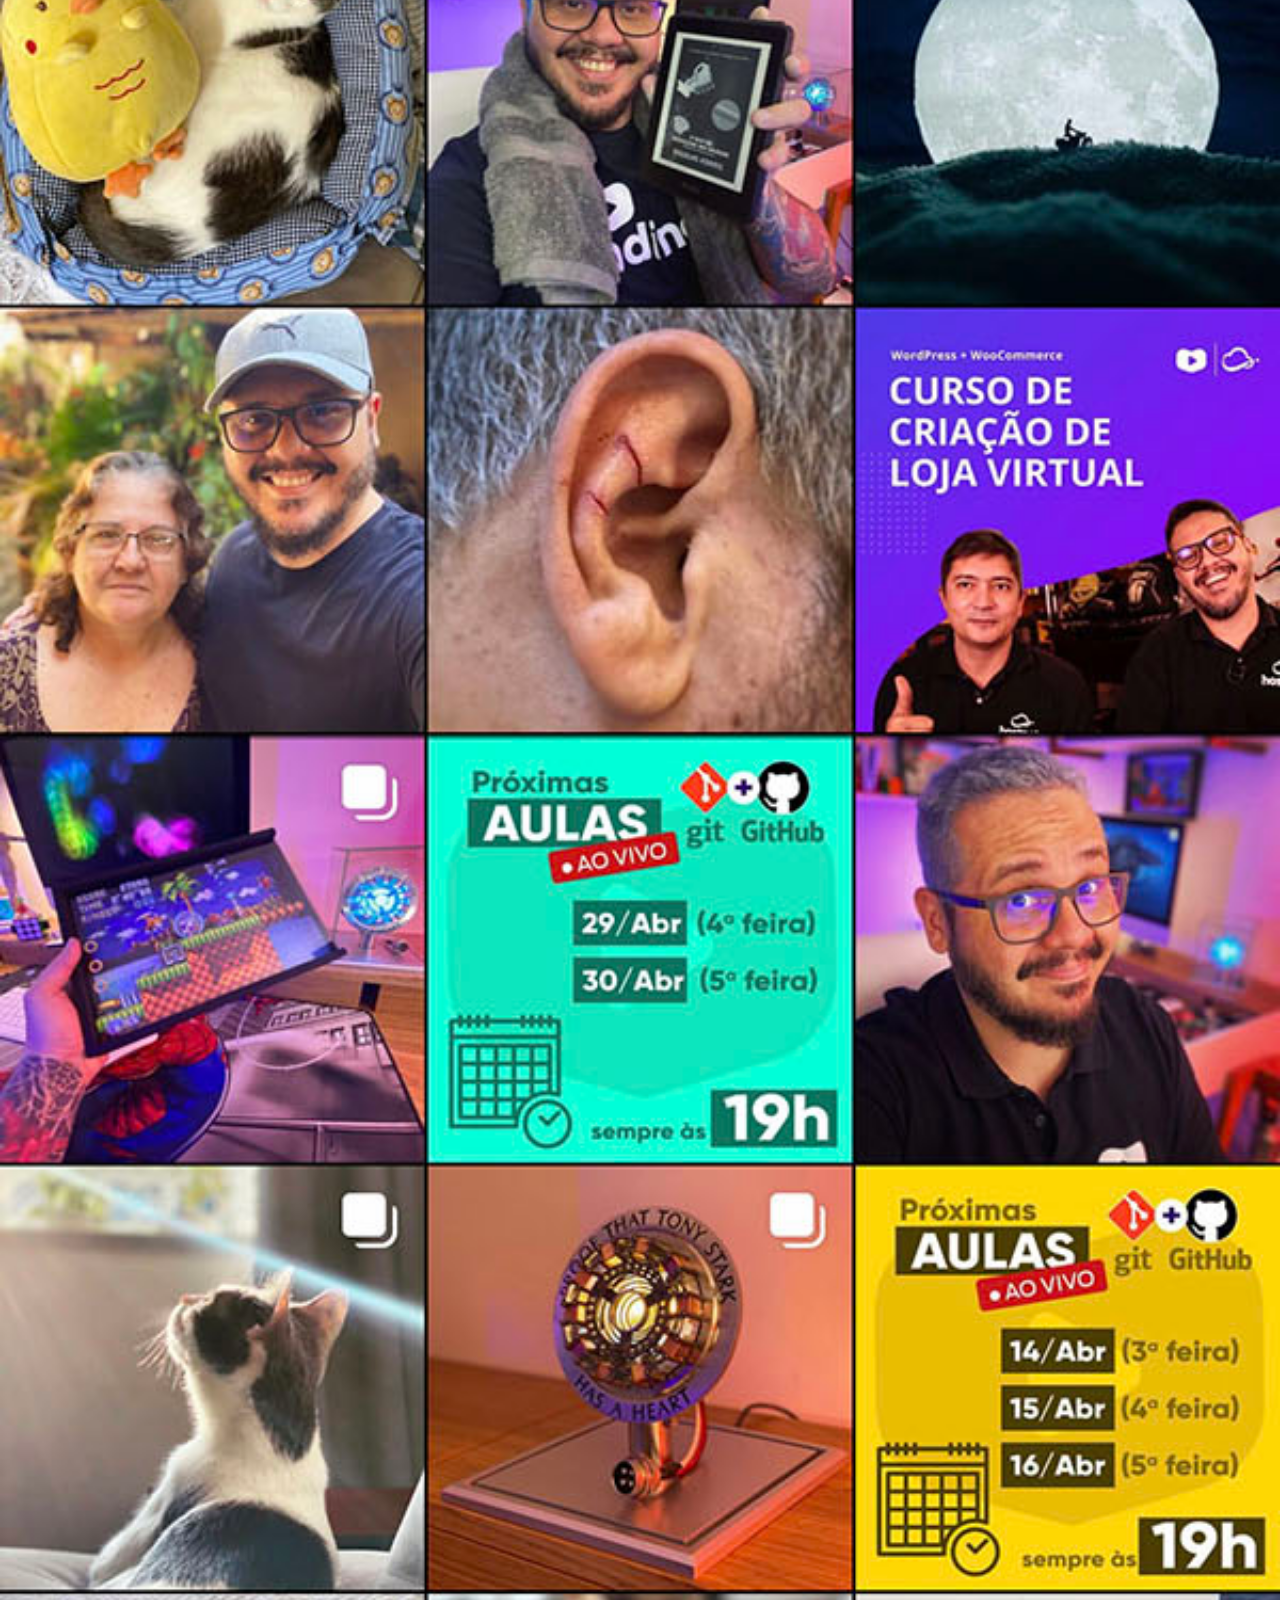
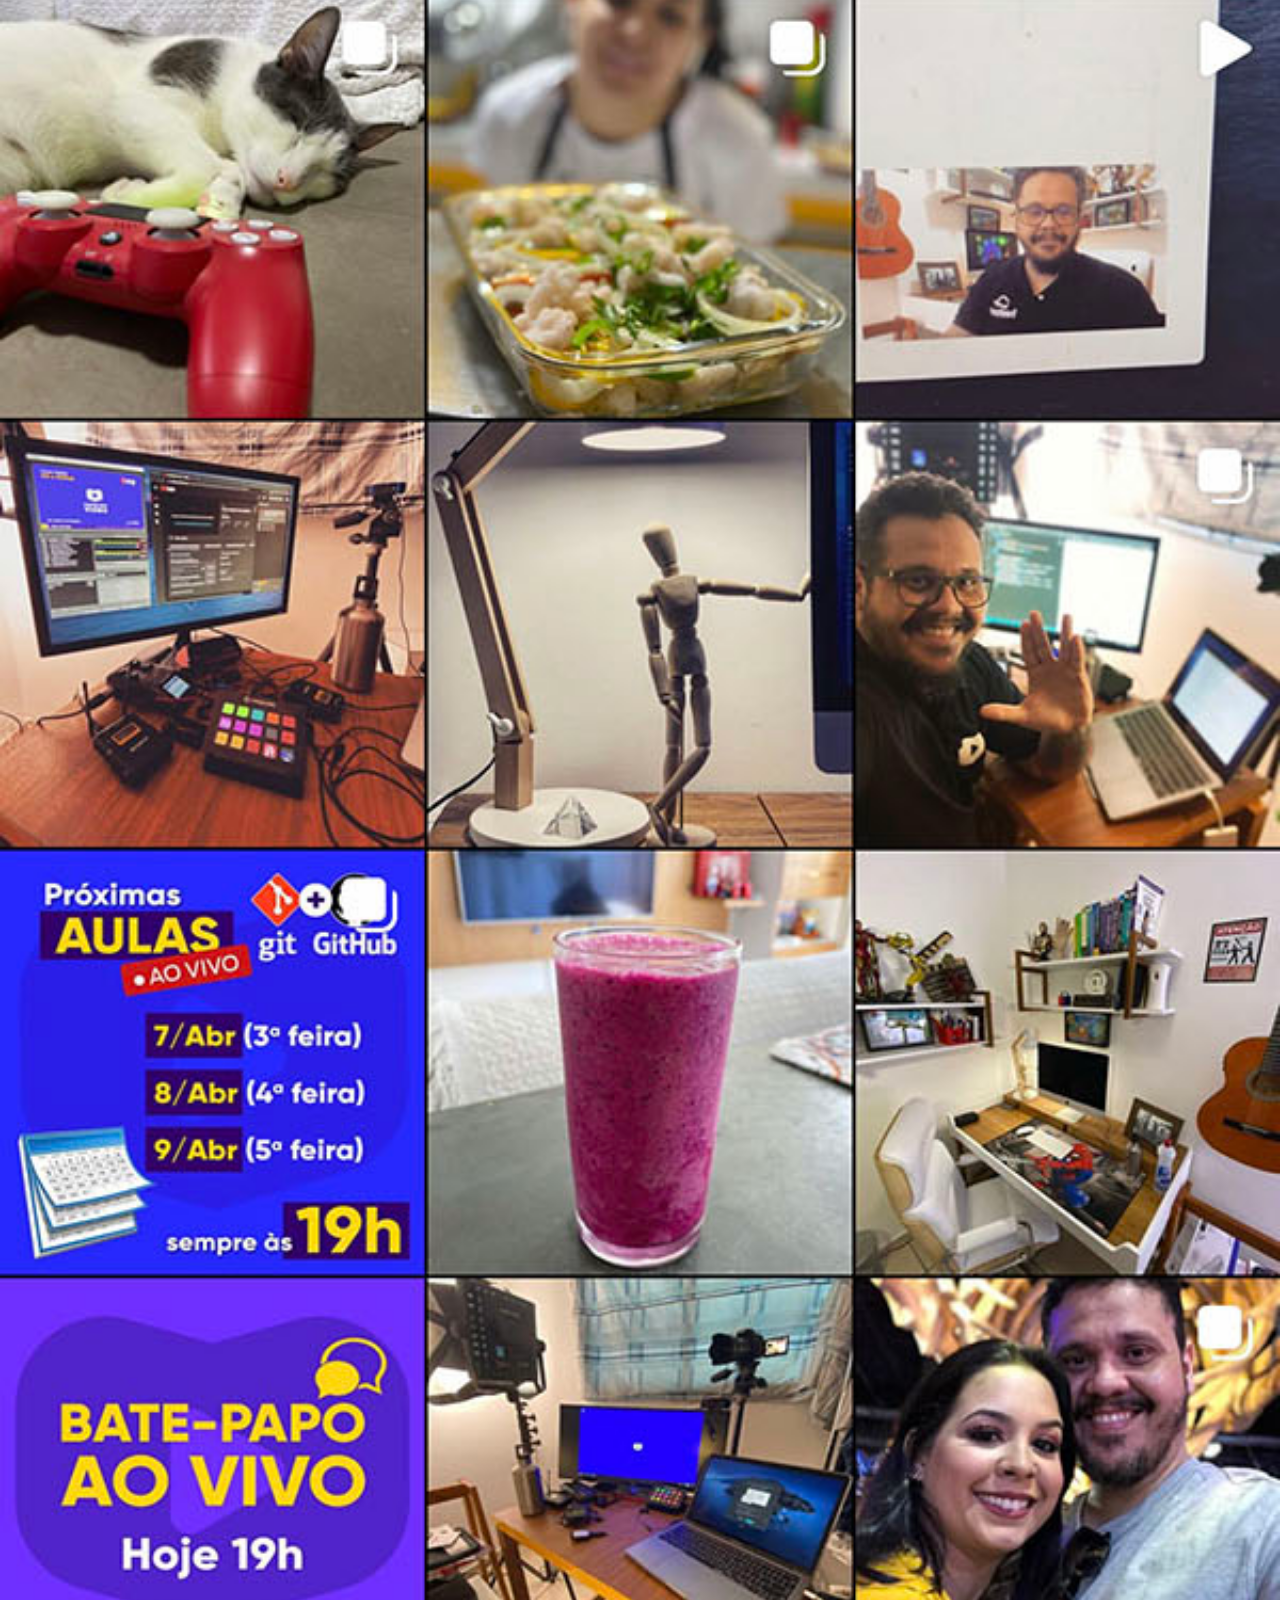
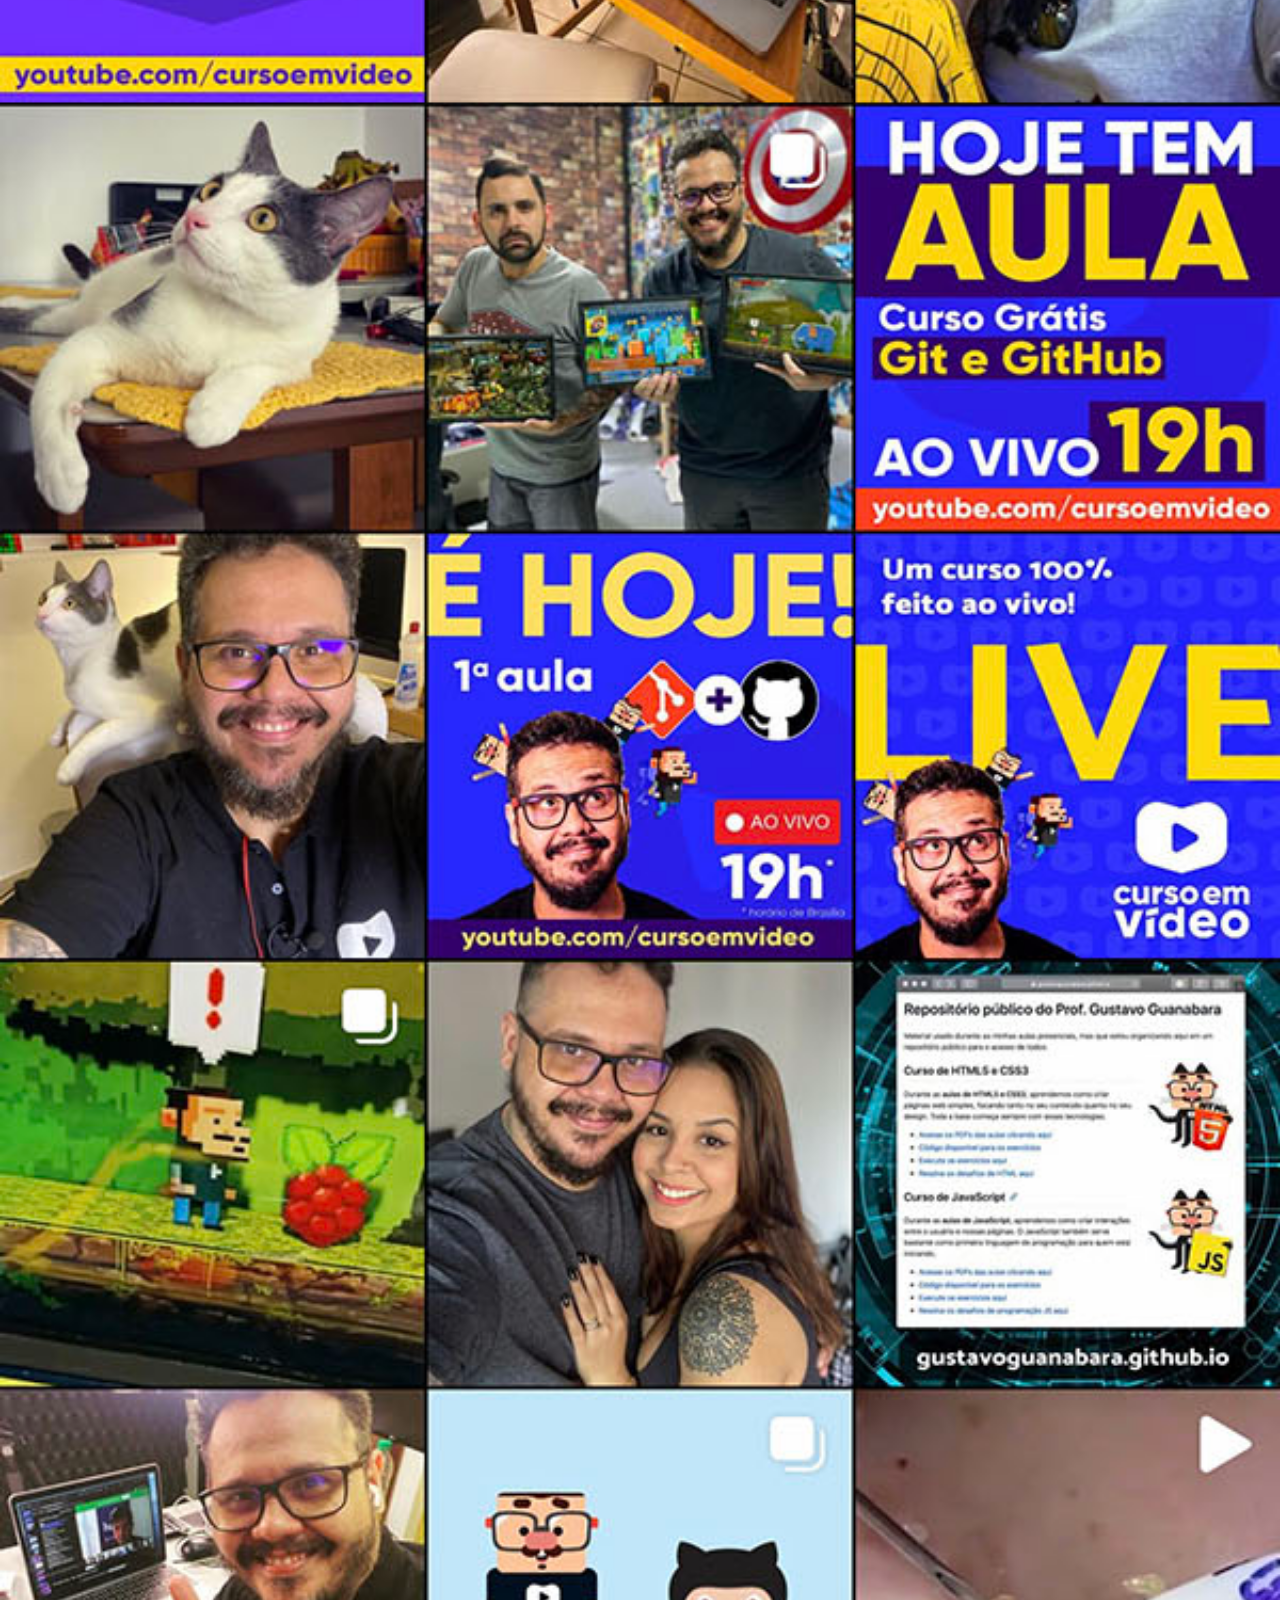
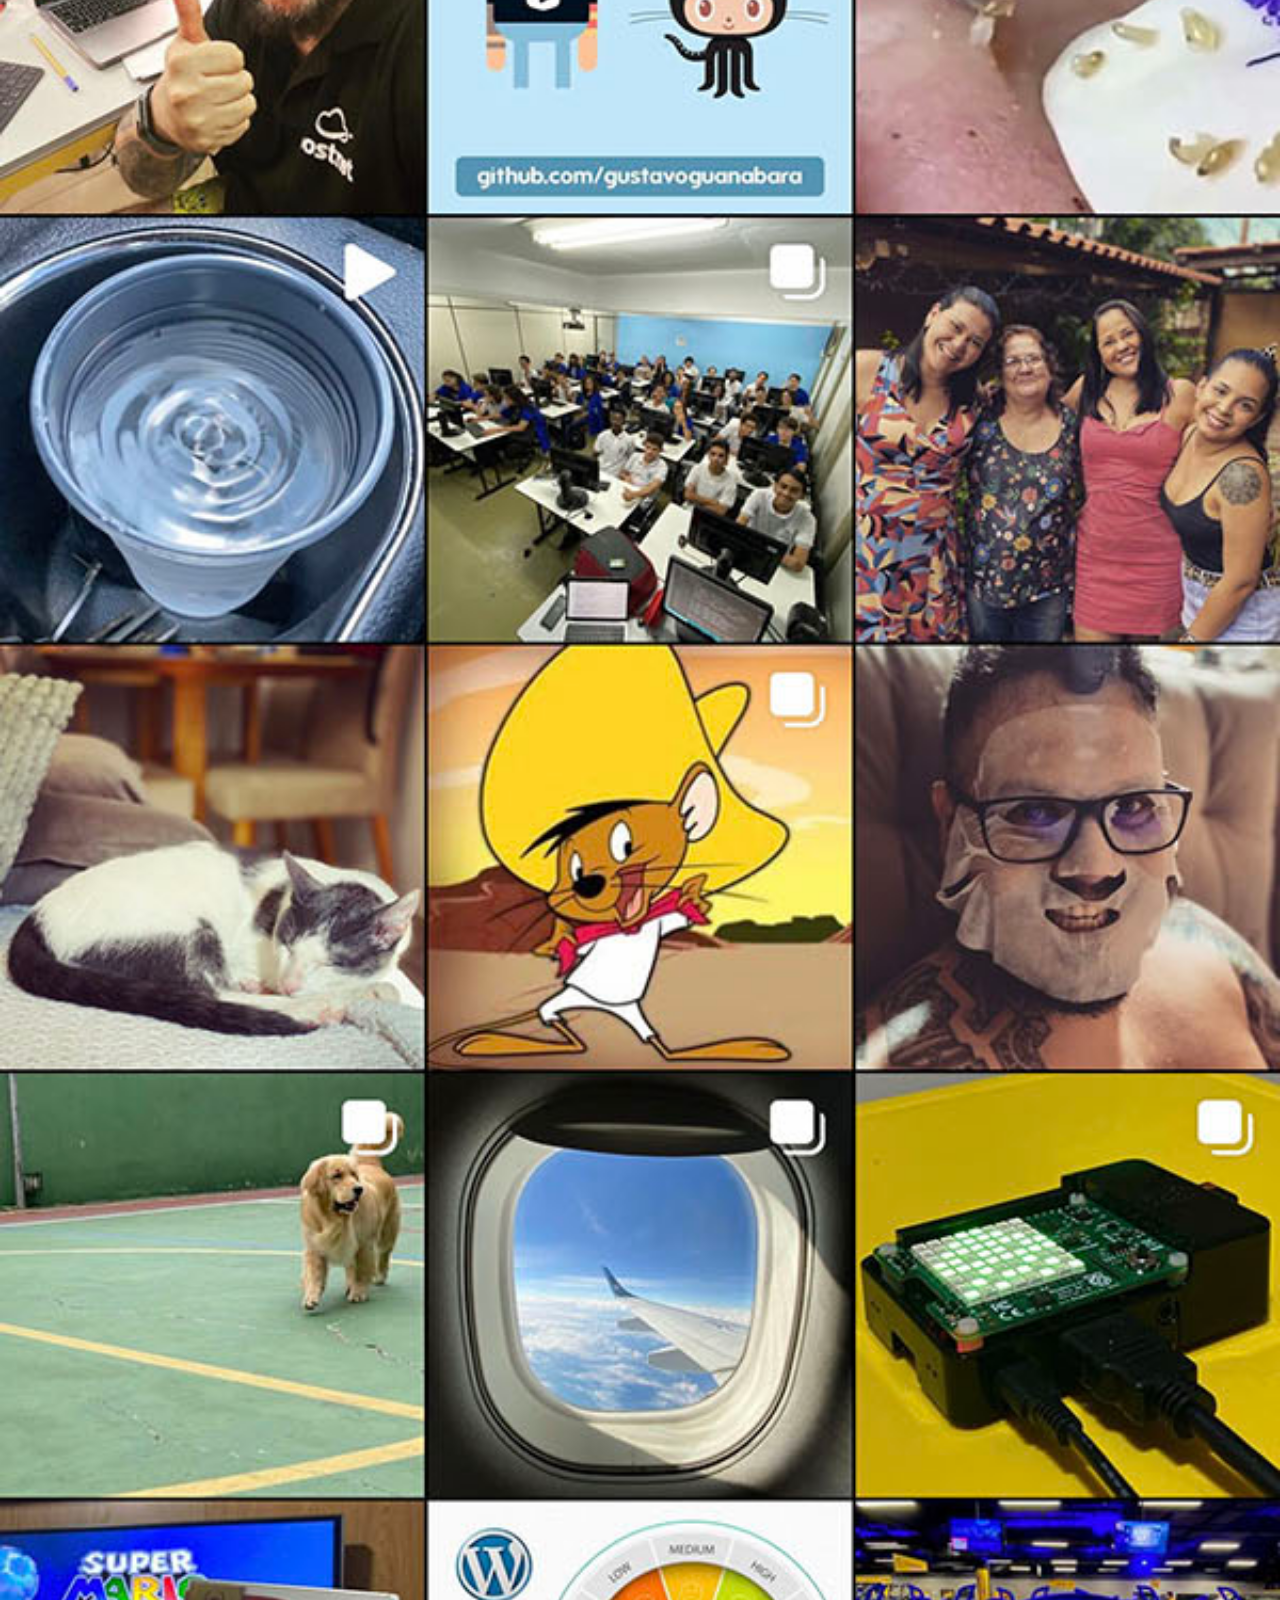
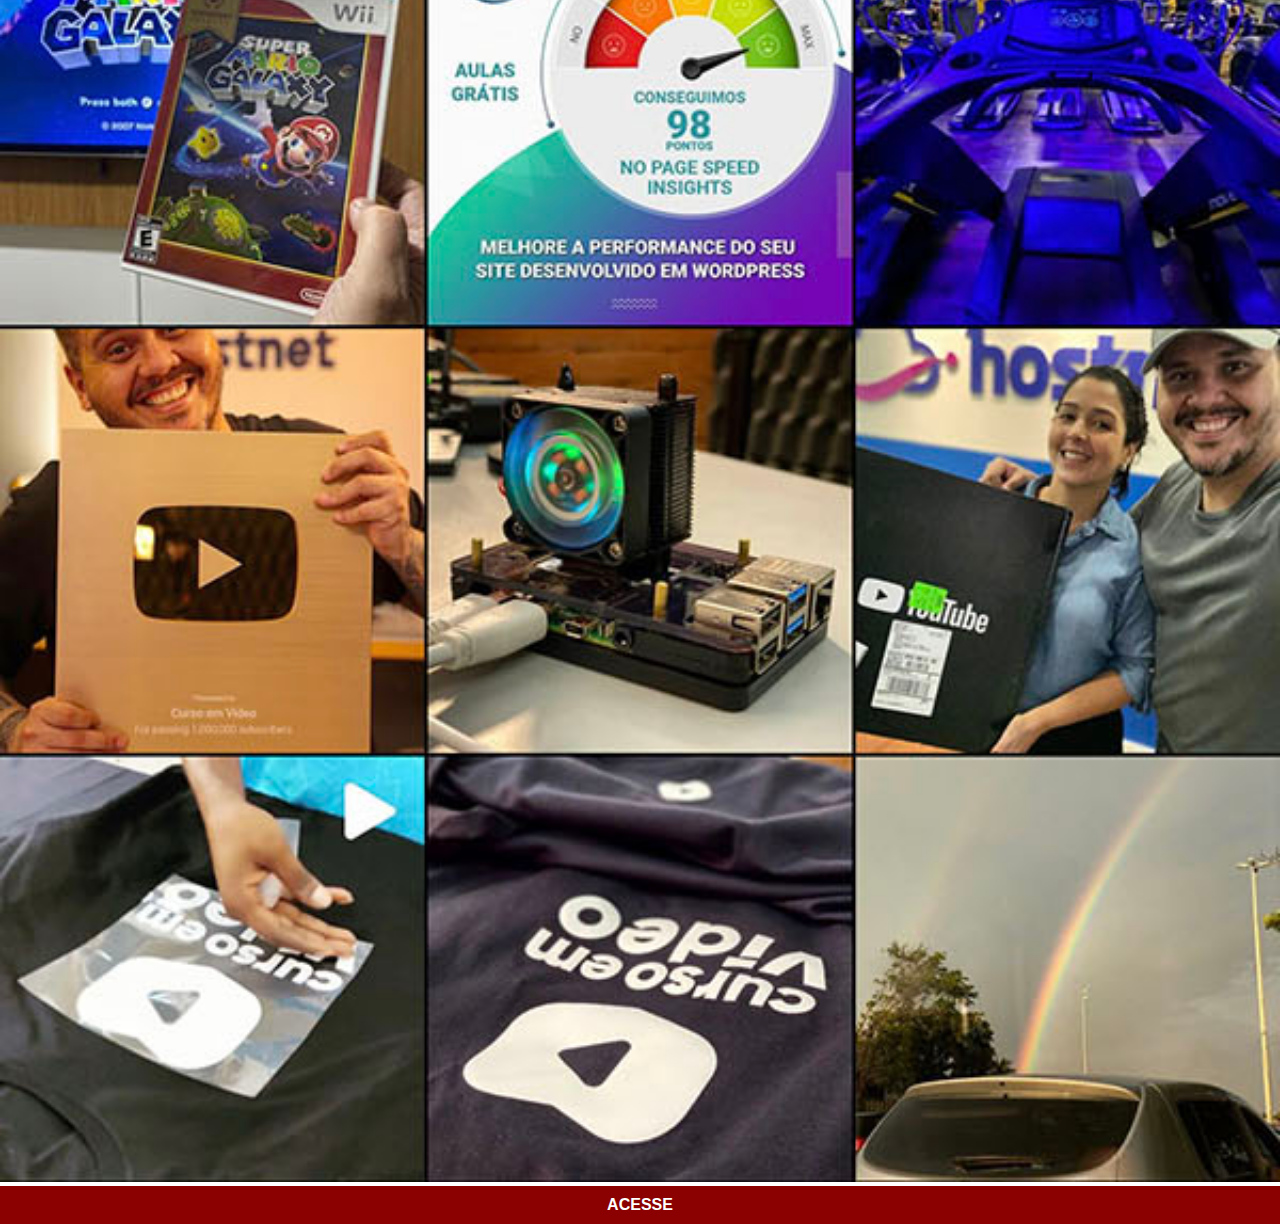
<file: redes-sociais/instagram.html>
<!DOCTYPE html>
<html lang="pt-br">
<head>
    <meta charset="UTF-8">
    <meta http-equiv="X-UA-Compatible" content="IE=edge">
    <meta name="viewport" content="width=device-width, initial-scale=1.0">
    <title>instagram</title>
    <link rel="stylesheet" href="../css/social.css">
</head>
<body>
    <img src="../imagens/tela-instagram.jpg" alt="Instagram">
    <a href="https://www.instagram.com/surdinho3b/" target="_blank">ACESSE</a>
</body>
</html>
</file>
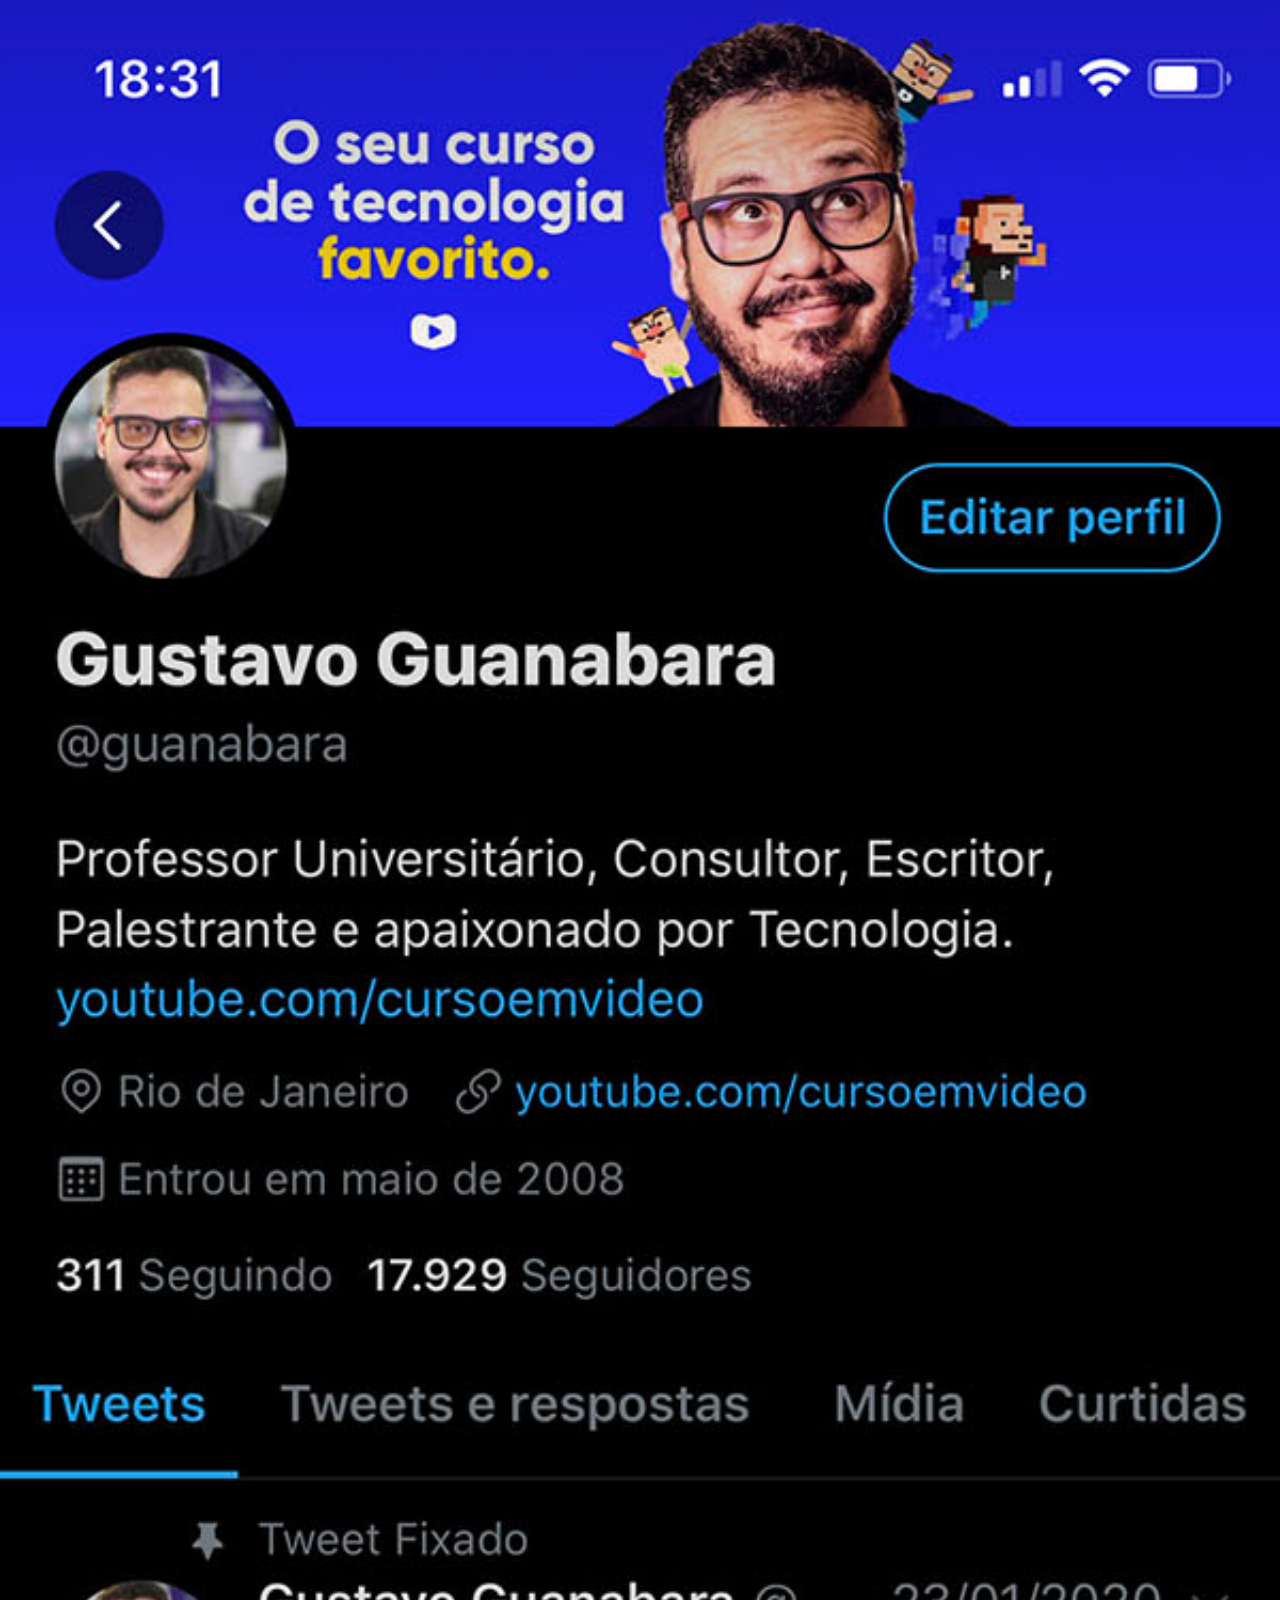
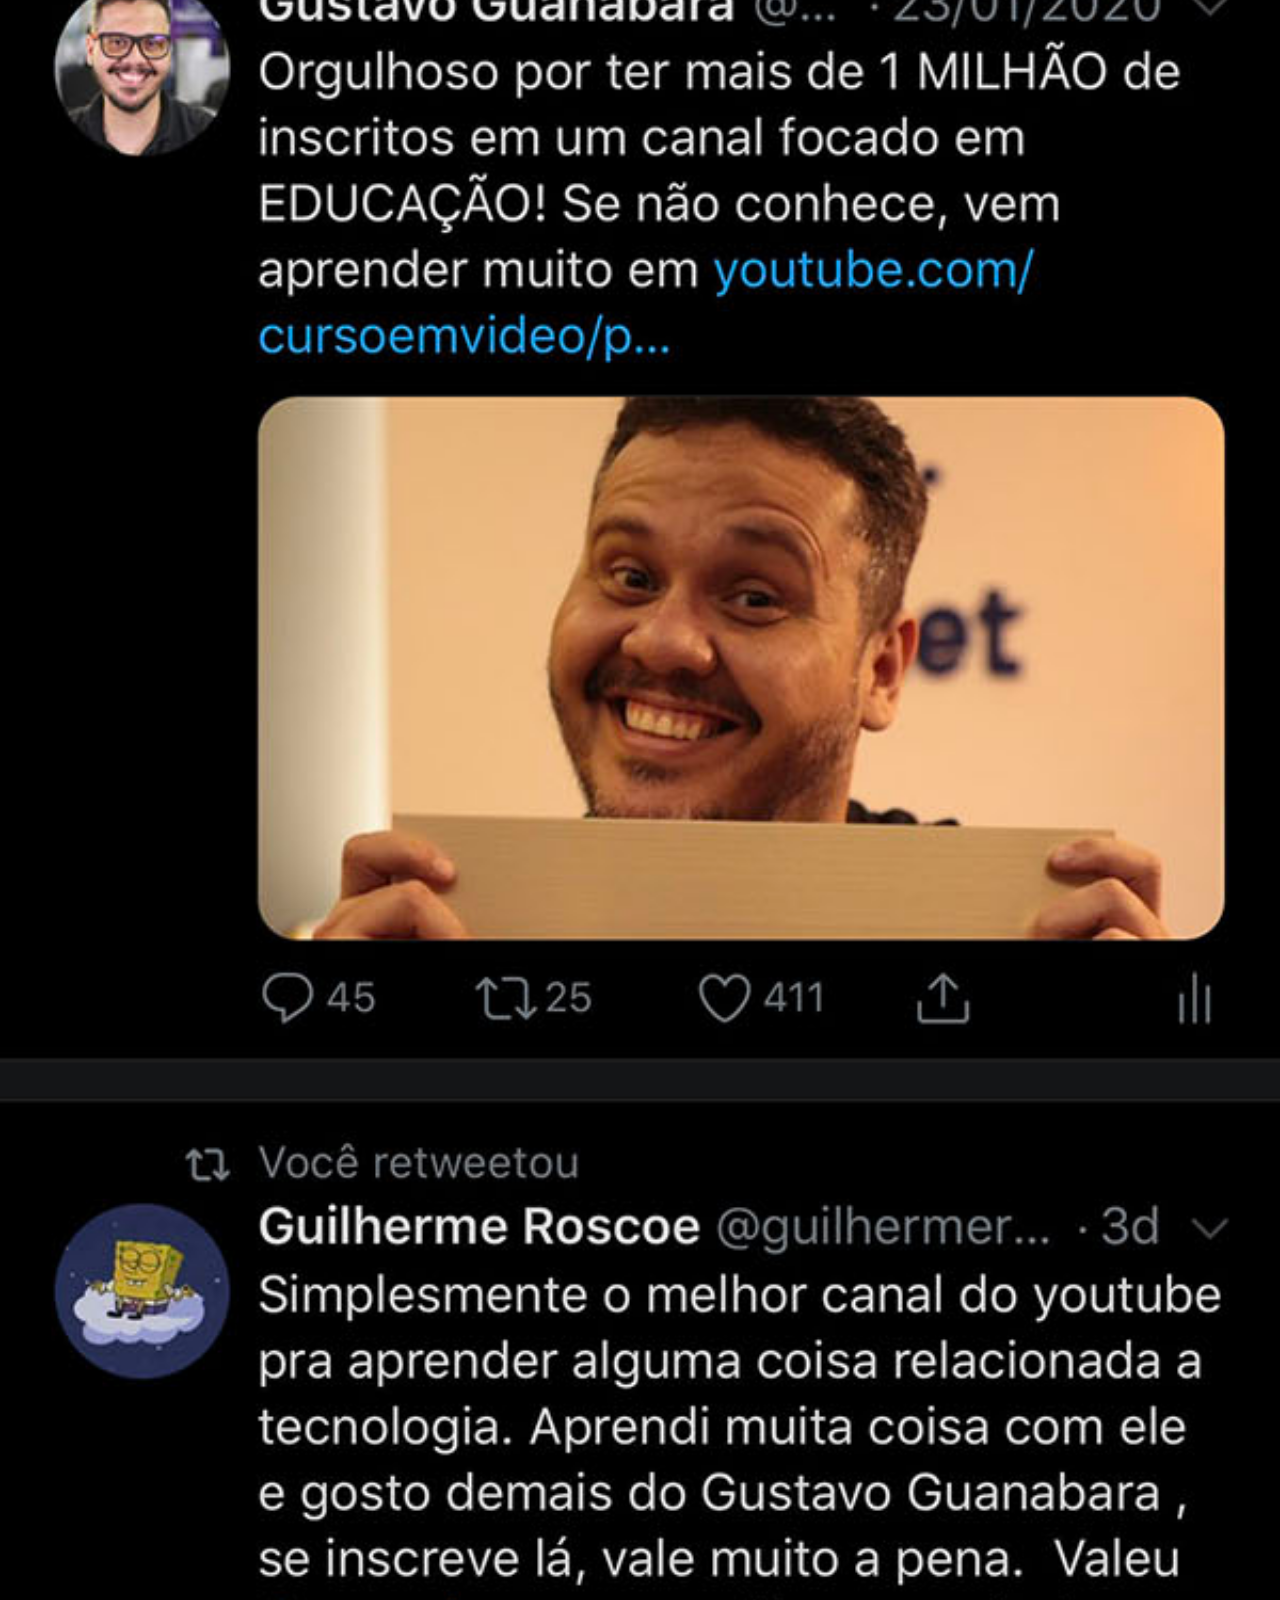
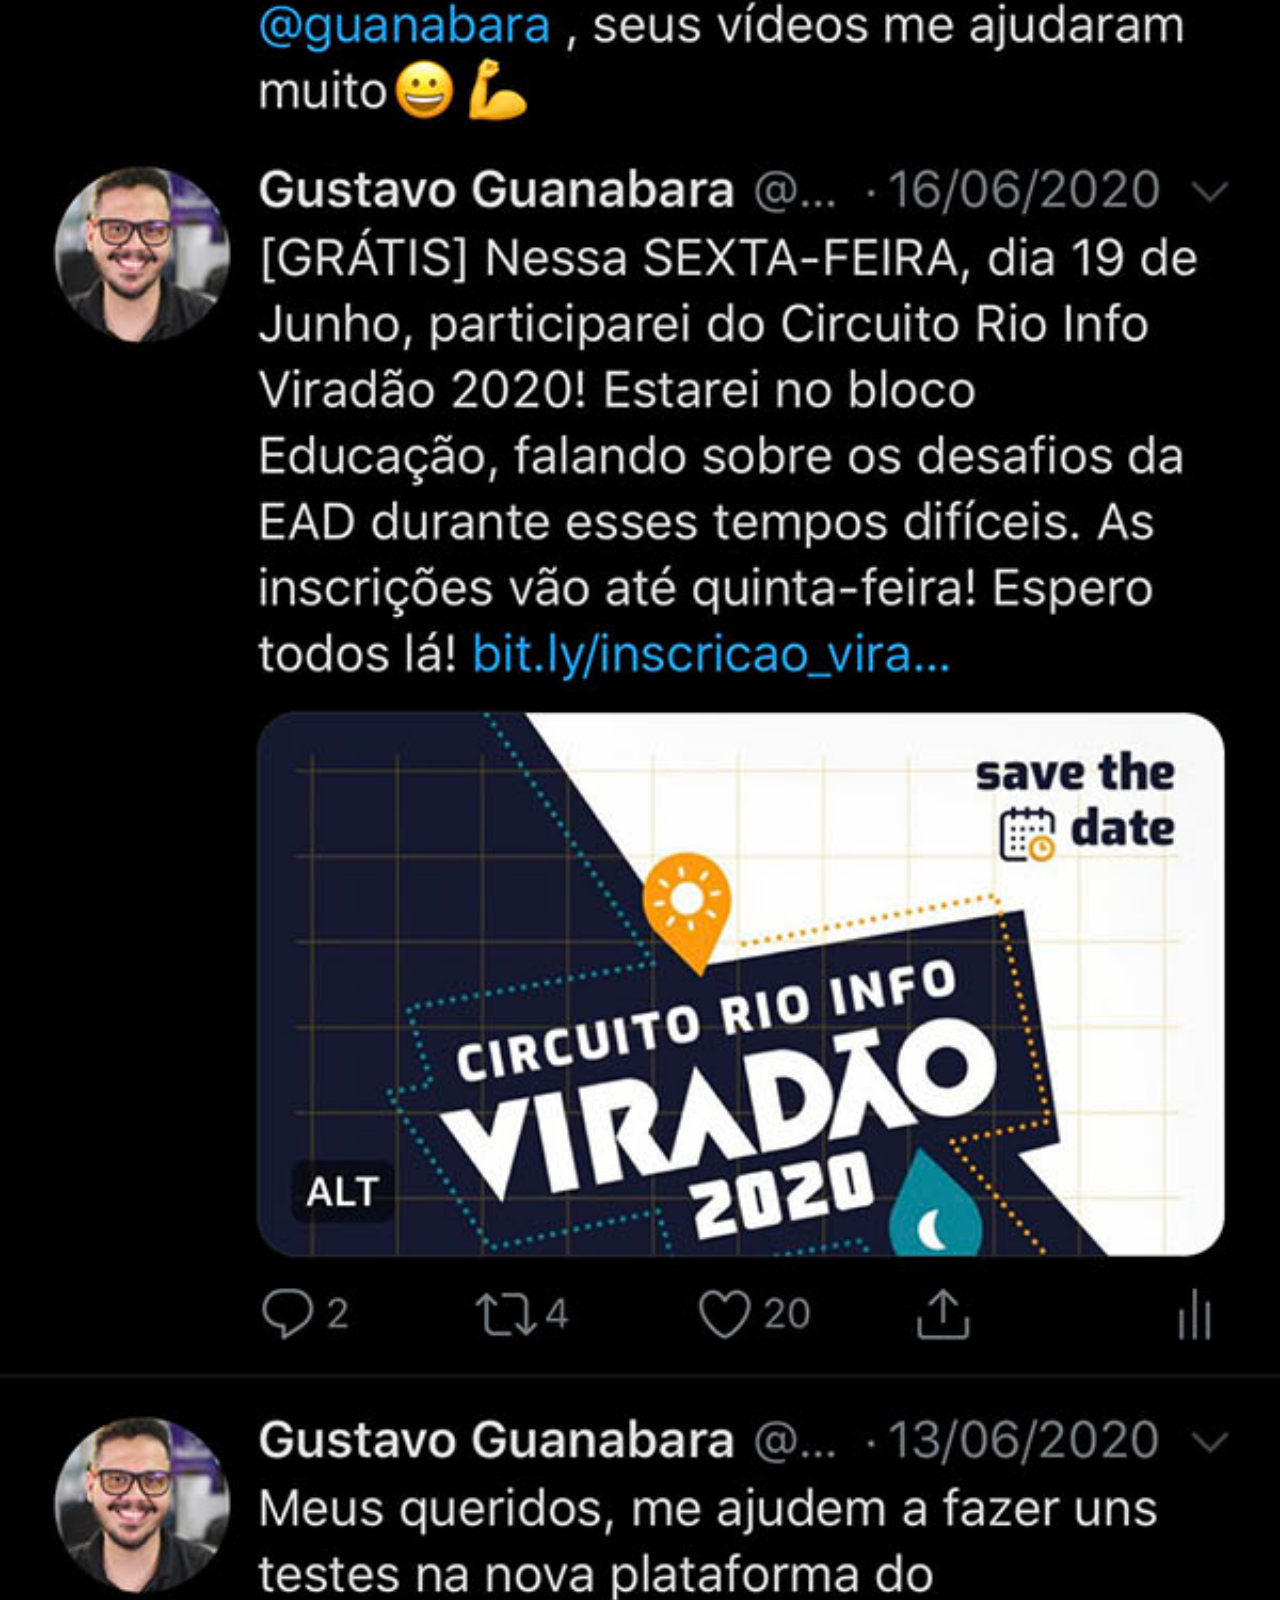
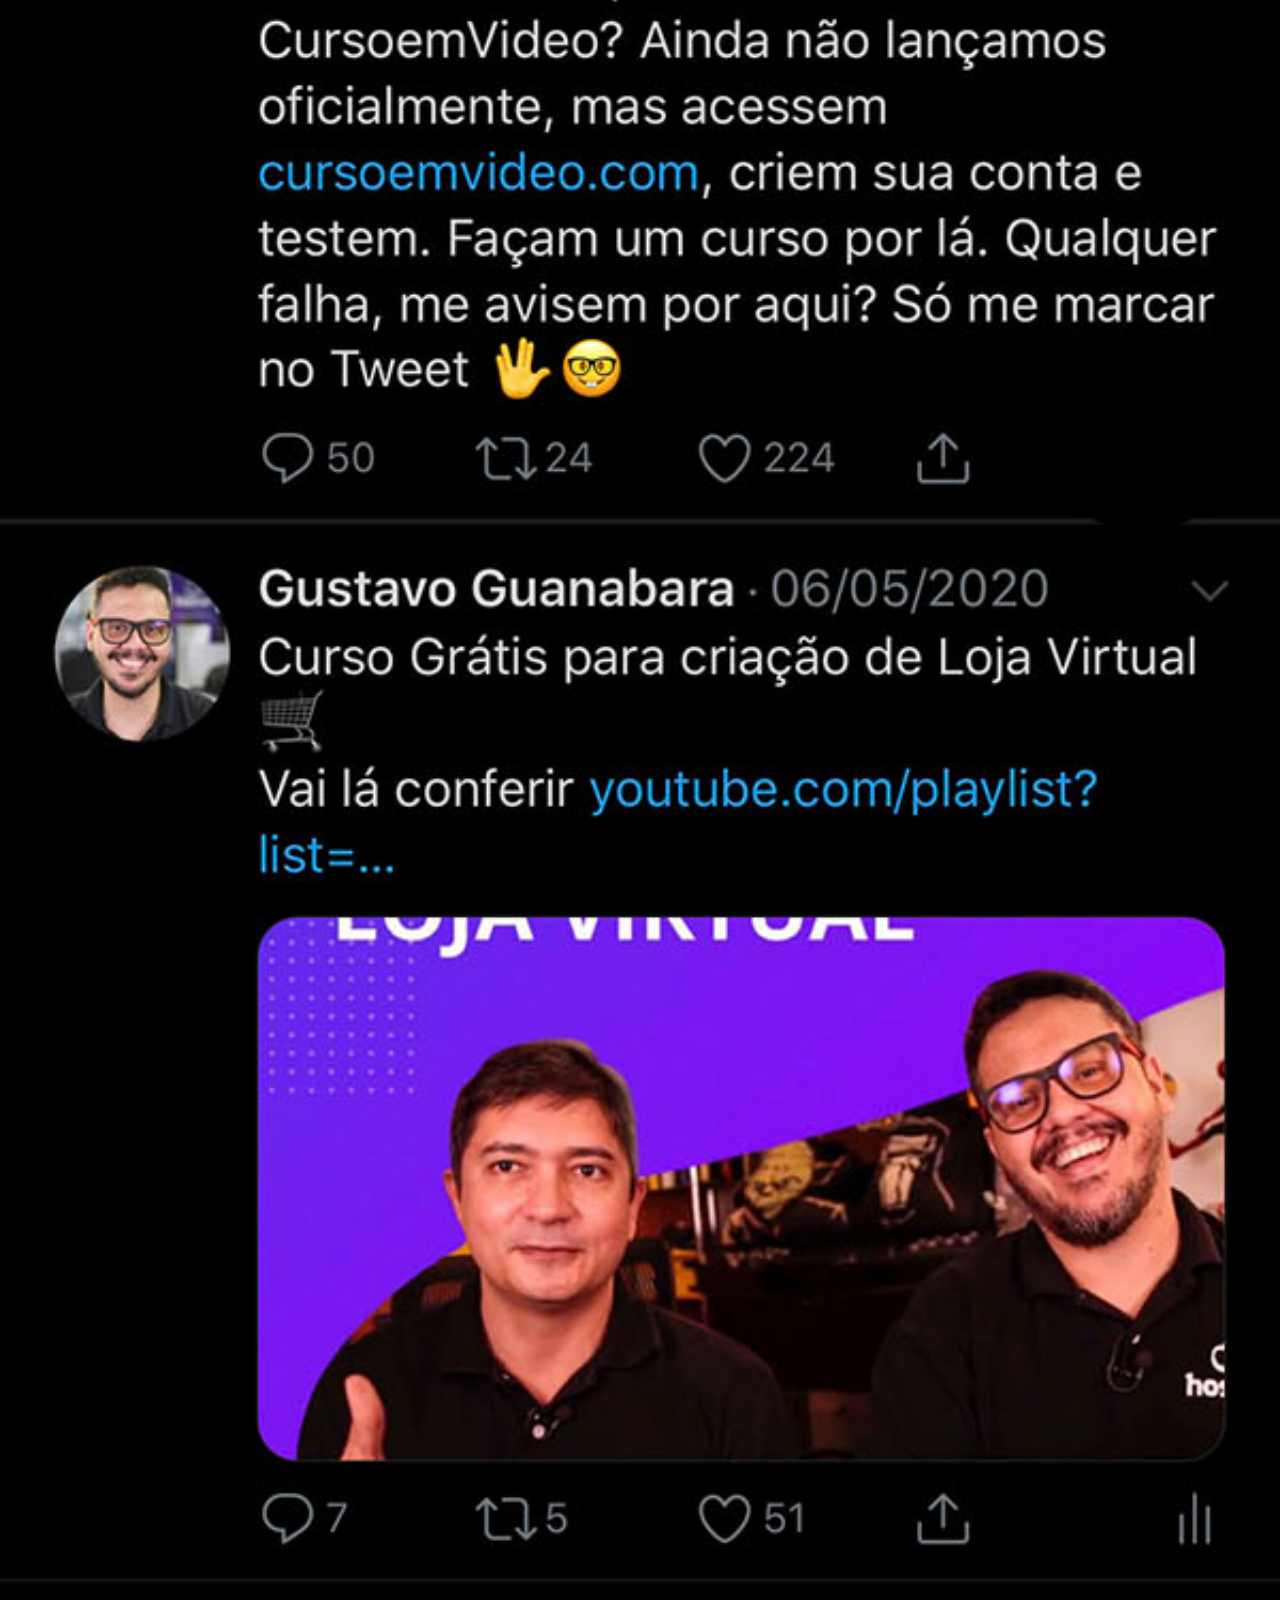
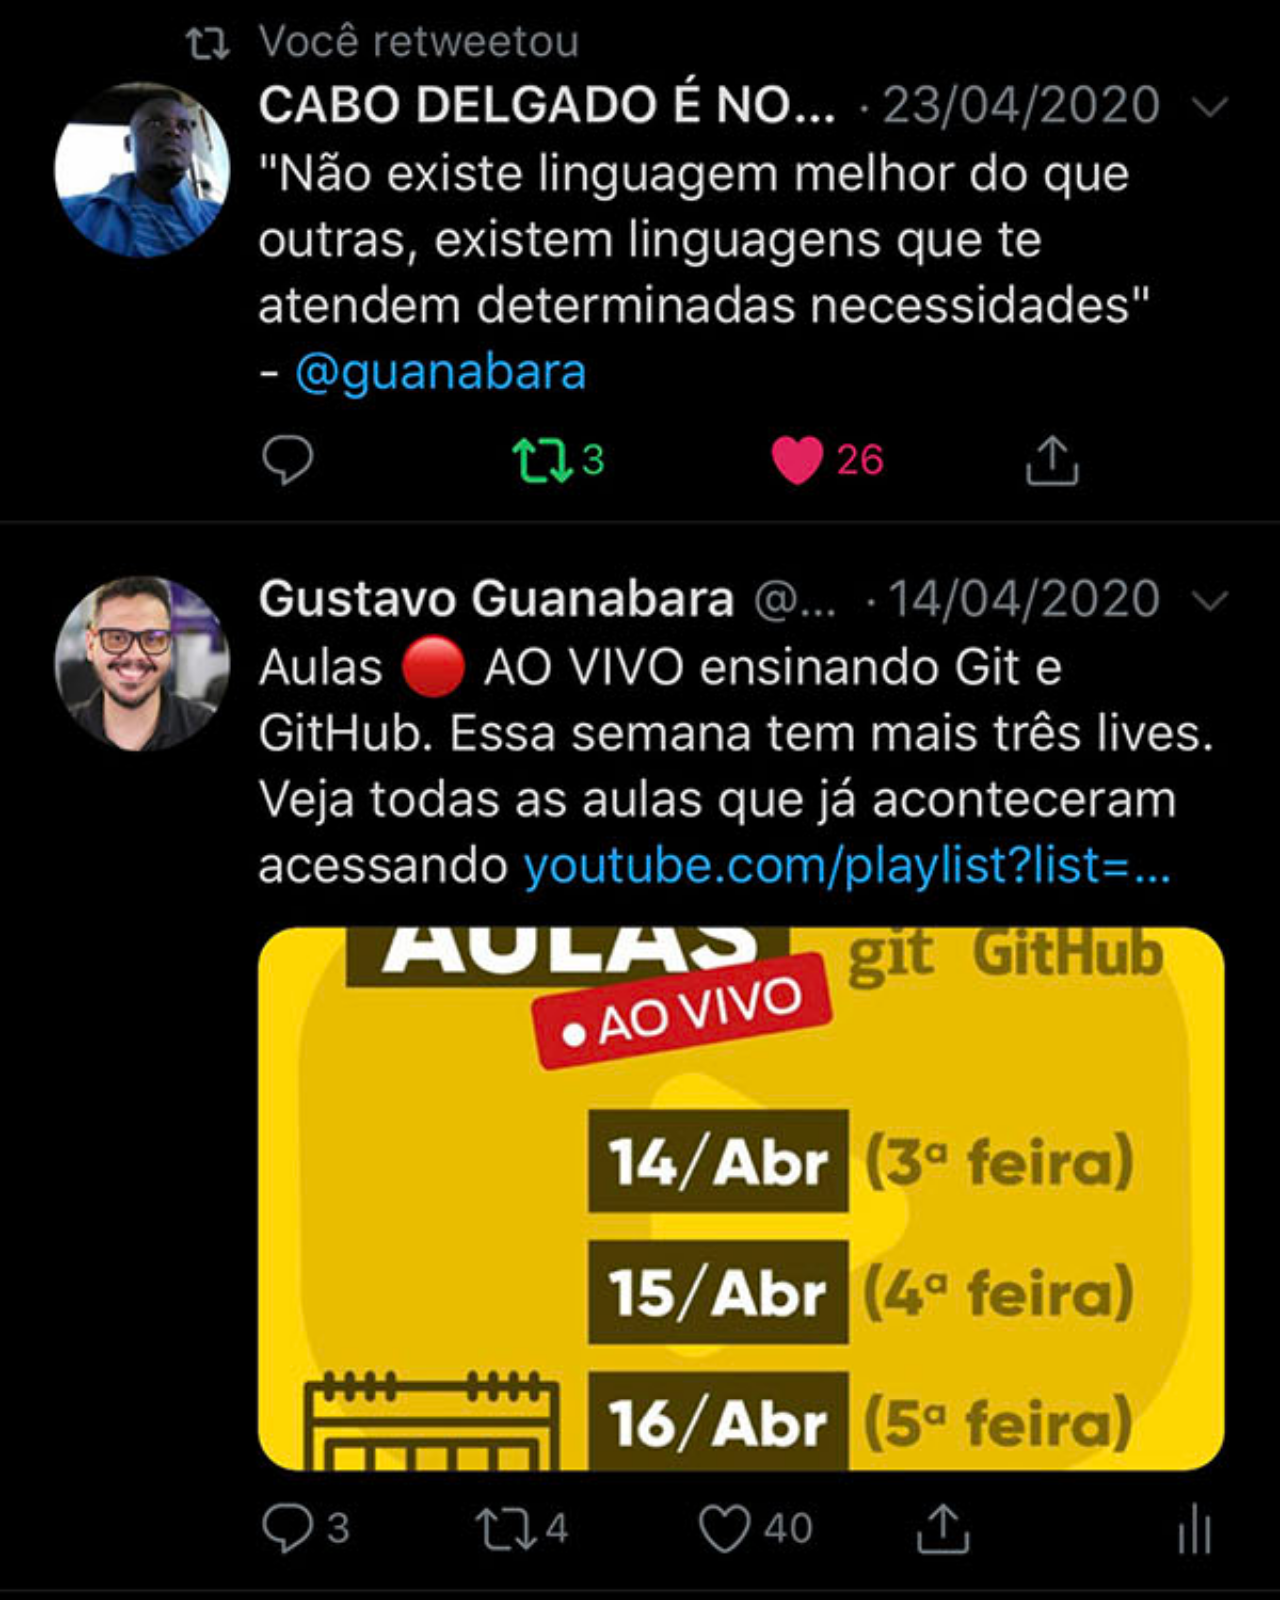
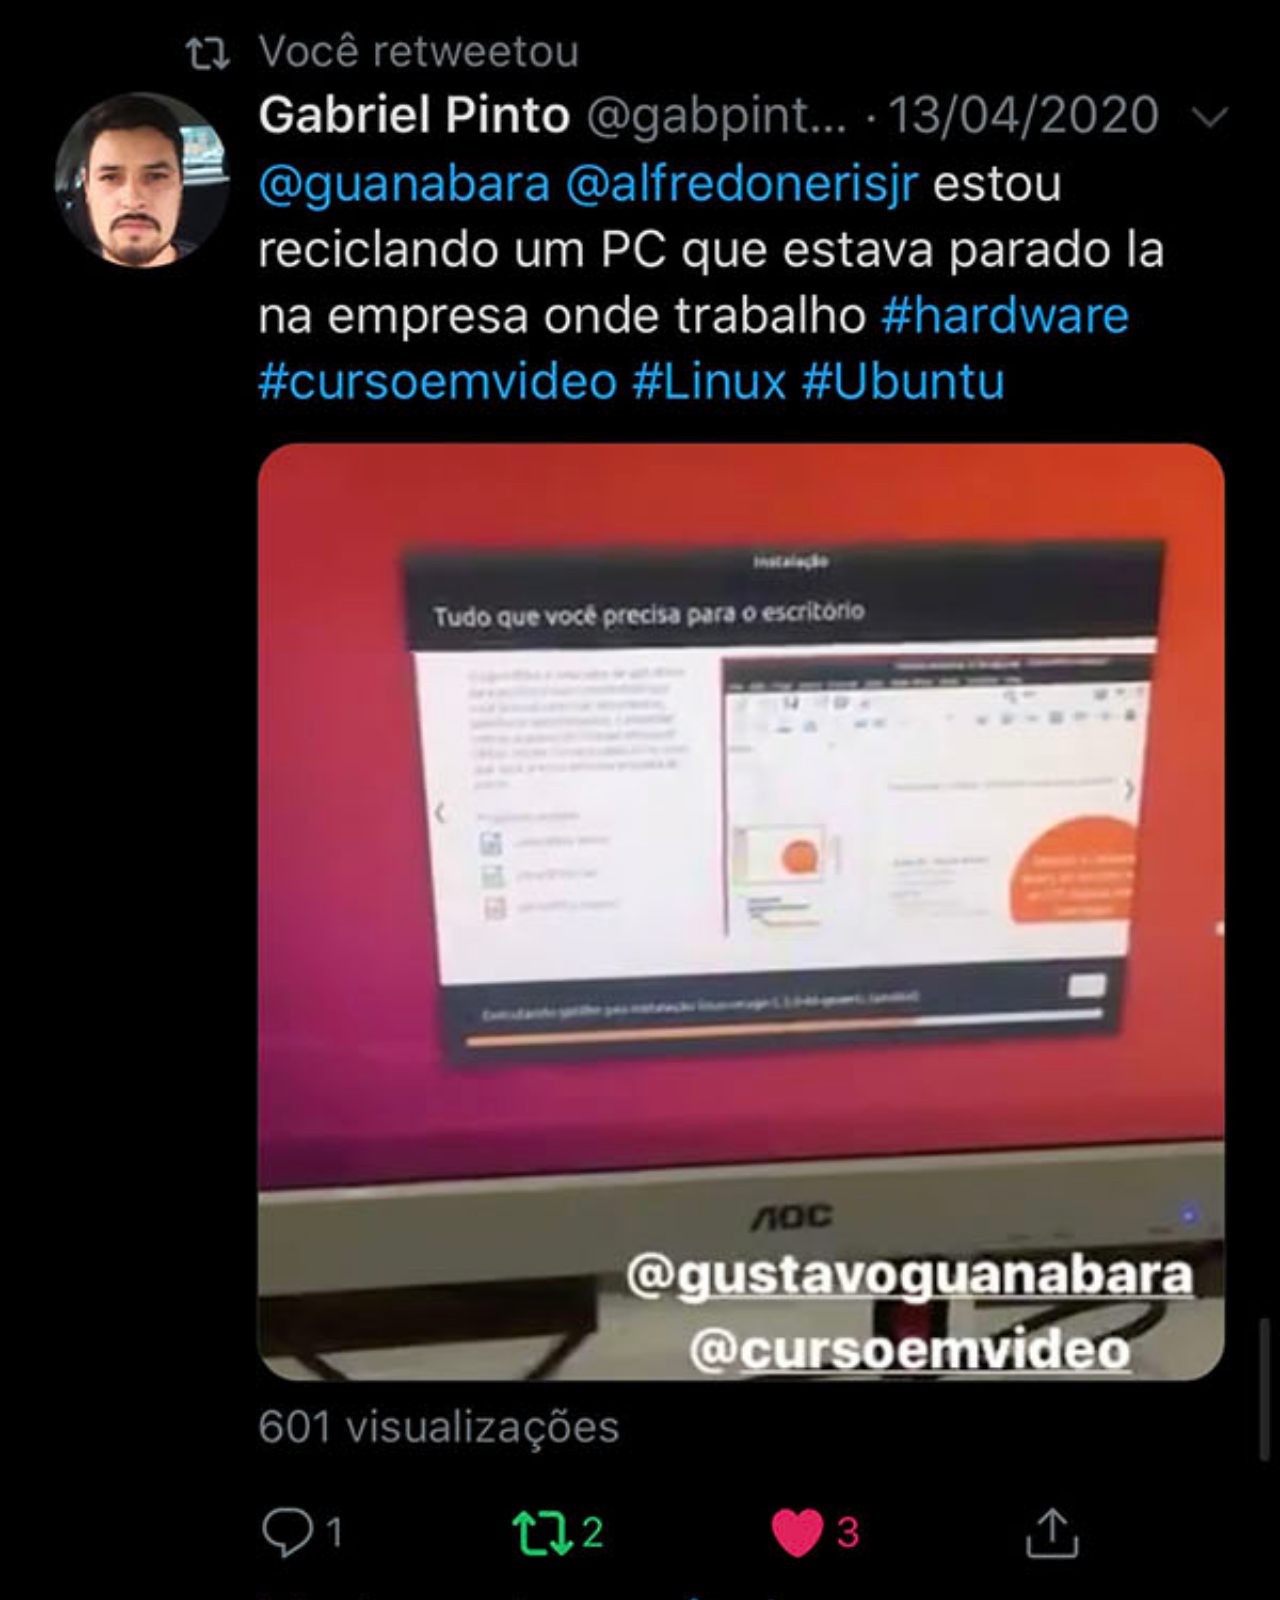
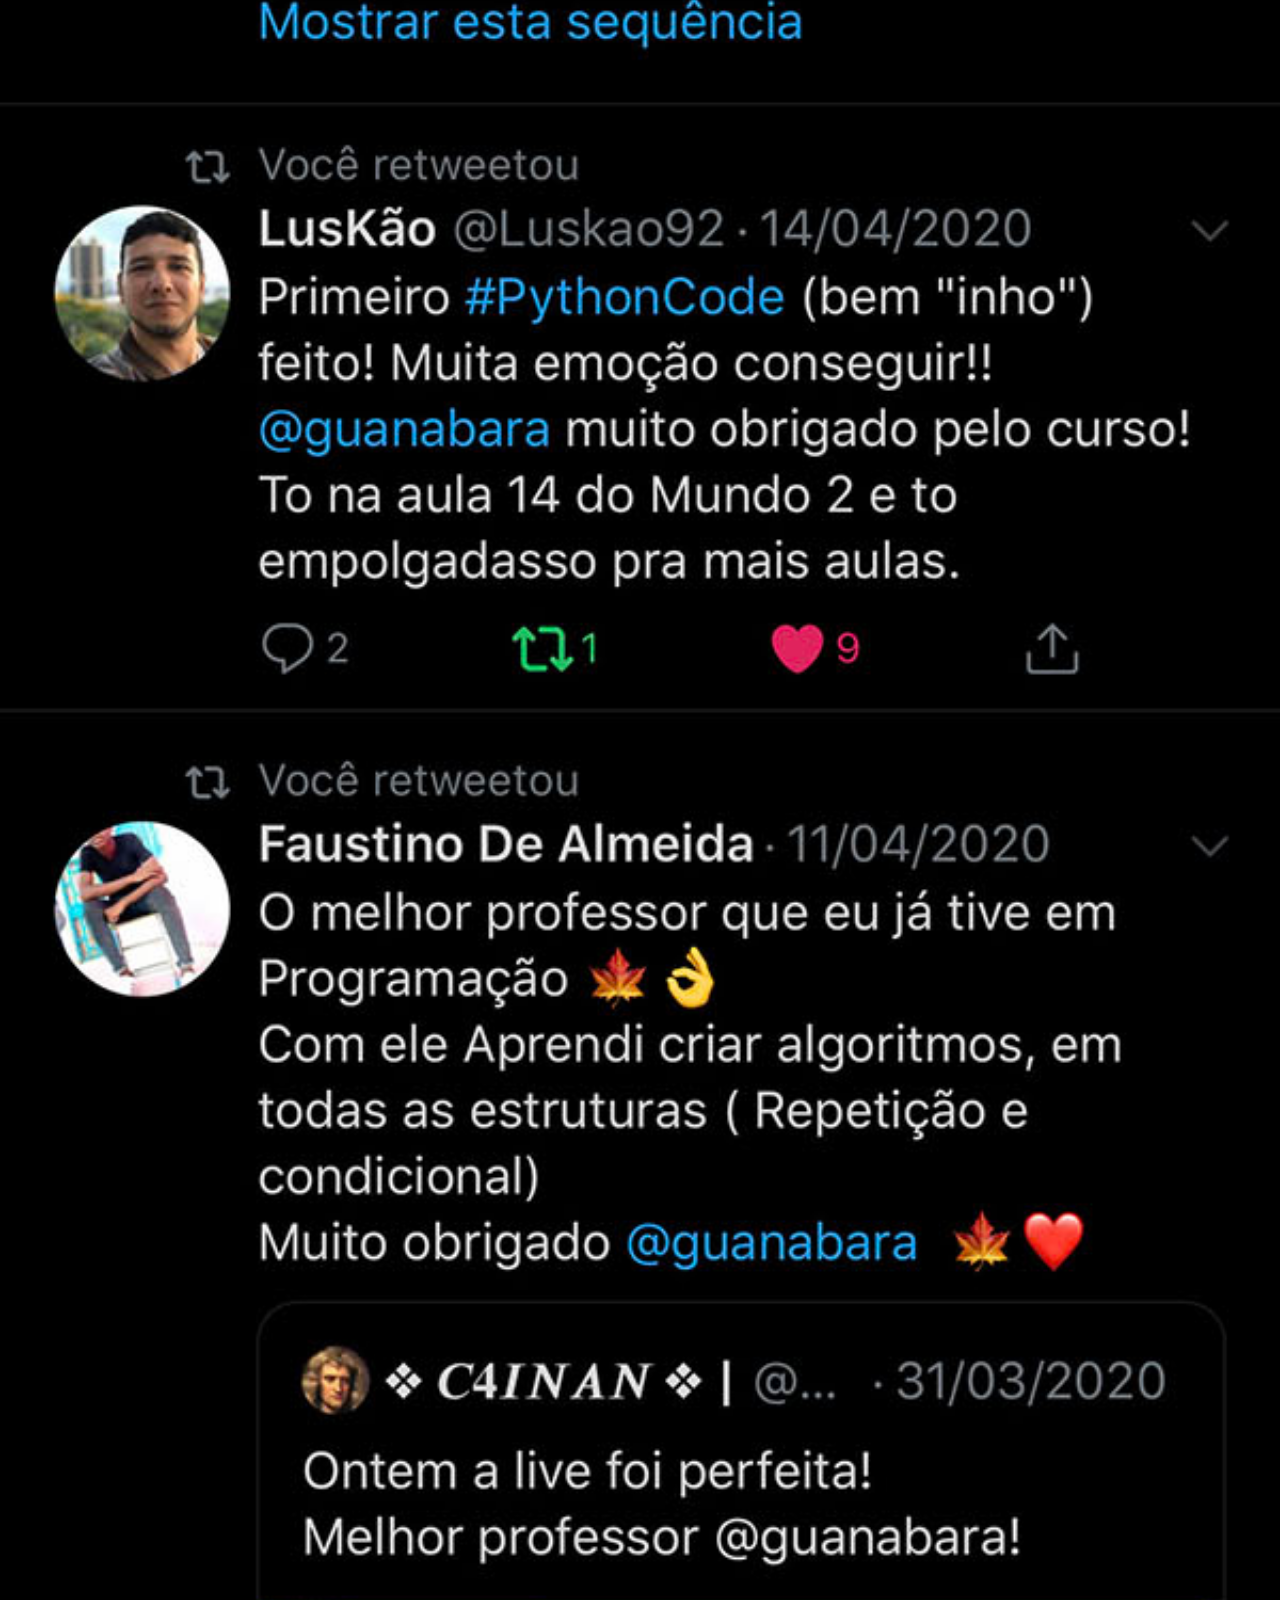
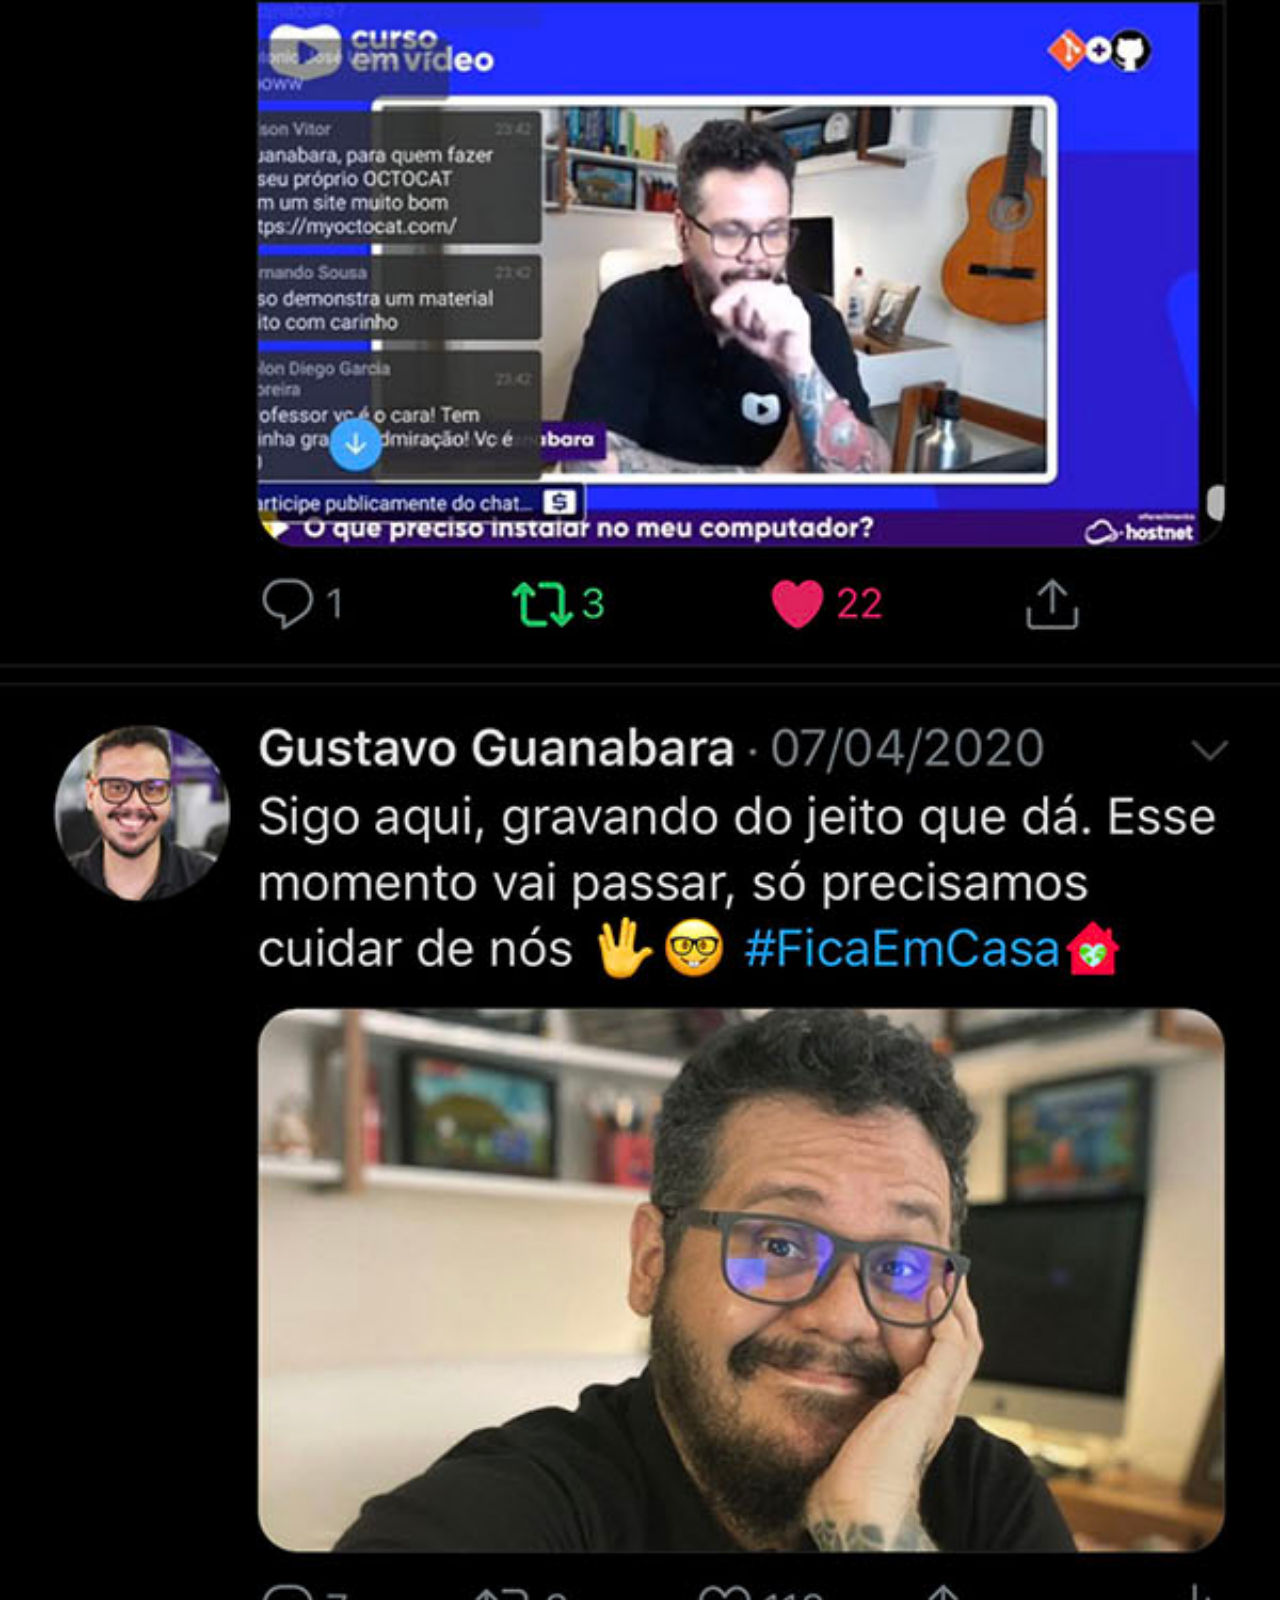
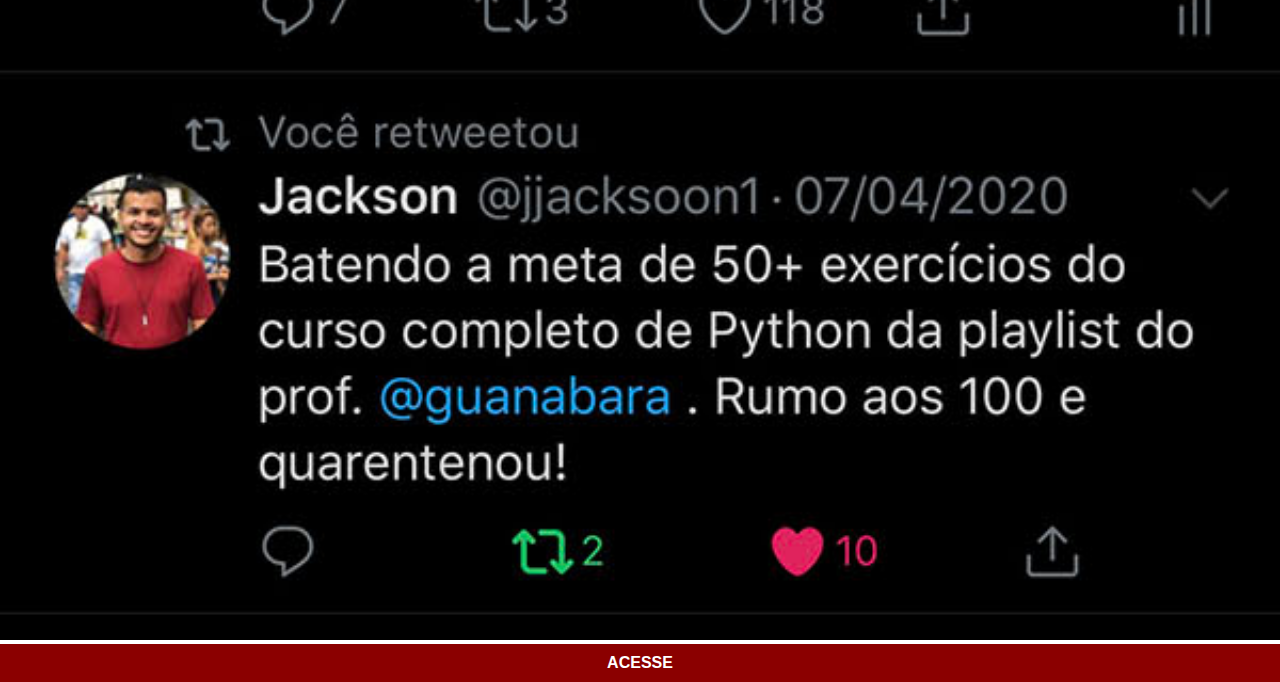
<file: redes-sociais/twitter.html>
<!DOCTYPE html>
<html lang="pt-br">
<head>
    <meta charset="UTF-8">
    <meta http-equiv="X-UA-Compatible" content="IE=edge">
    <meta name="viewport" content="width=device-width, initial-scale=1.0">
    <title>twitter</title>
    <link rel="stylesheet" href="../css/social.css">
</head>
<body>
    <img src="../imagens/tela-twitter.jpg" alt="Twitter">
    <a href="#" target="_blank">ACESSE</a>
</body>
</html>
</file>
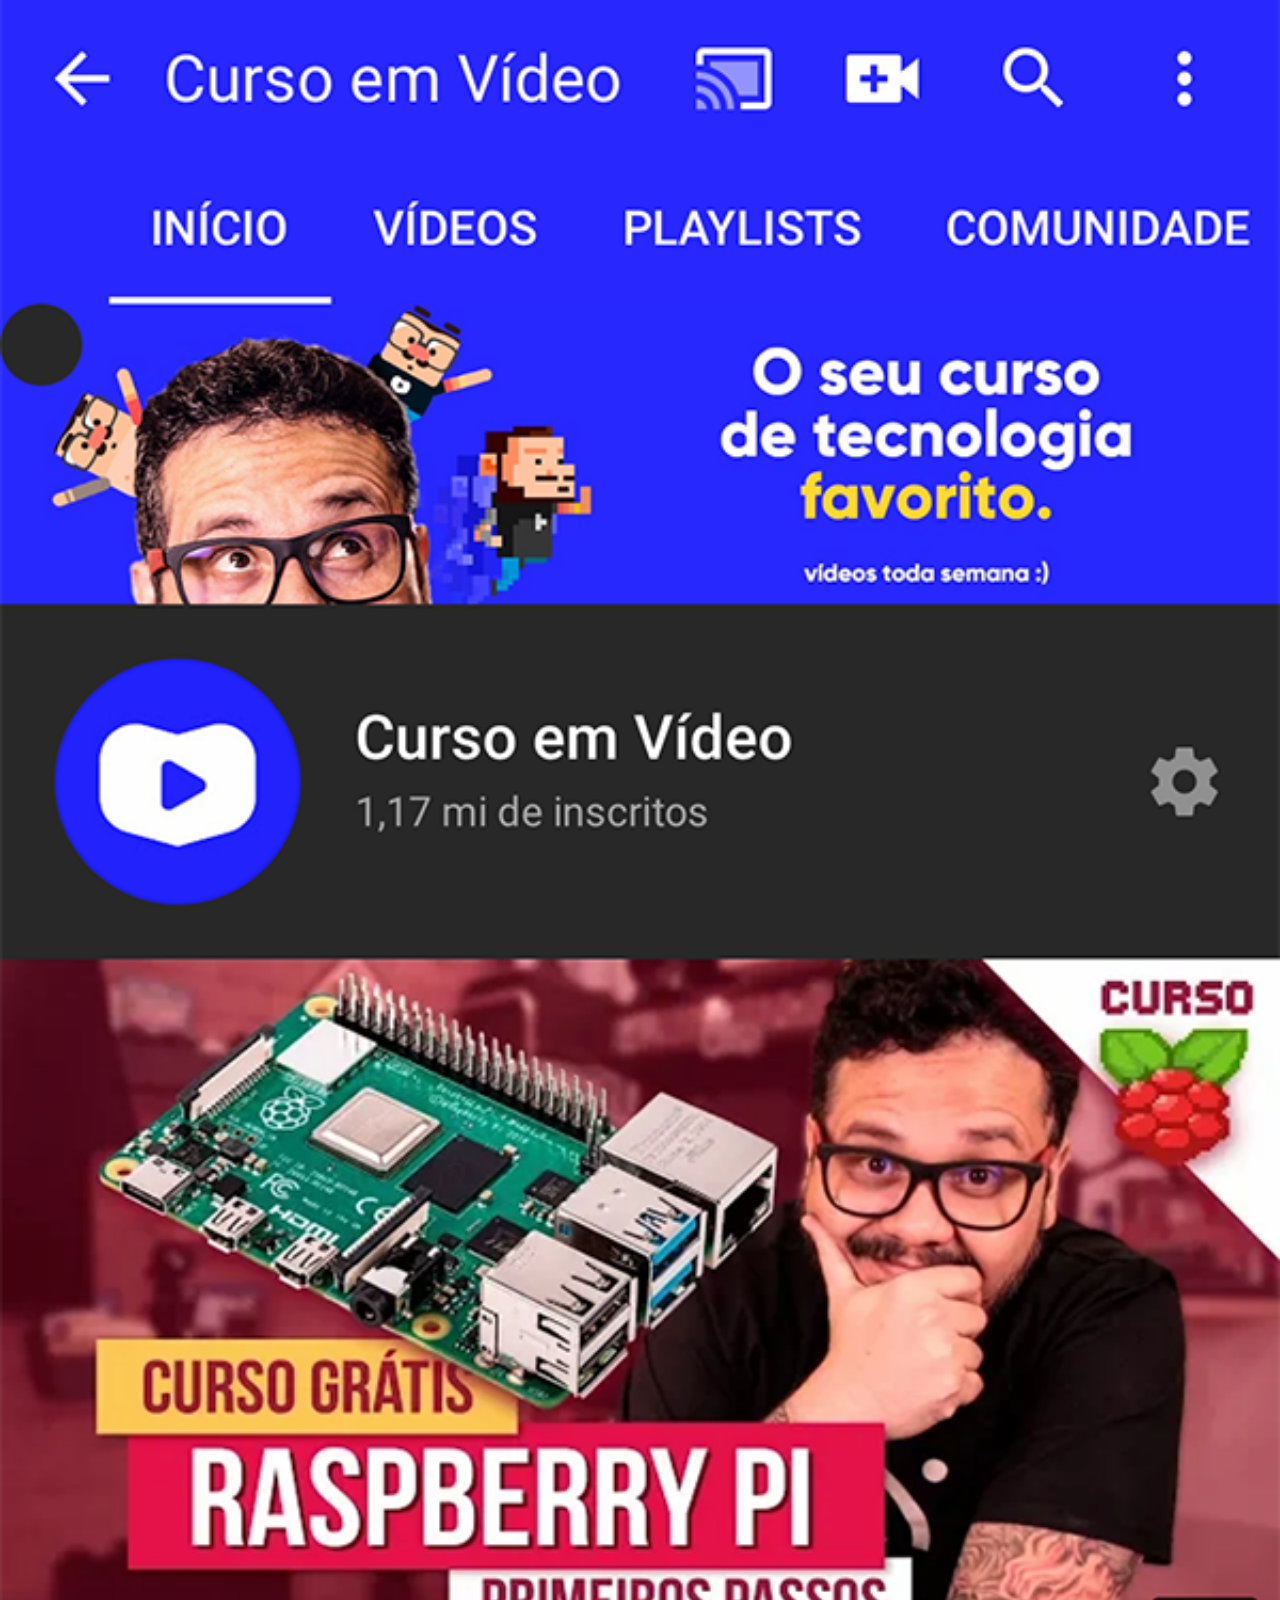
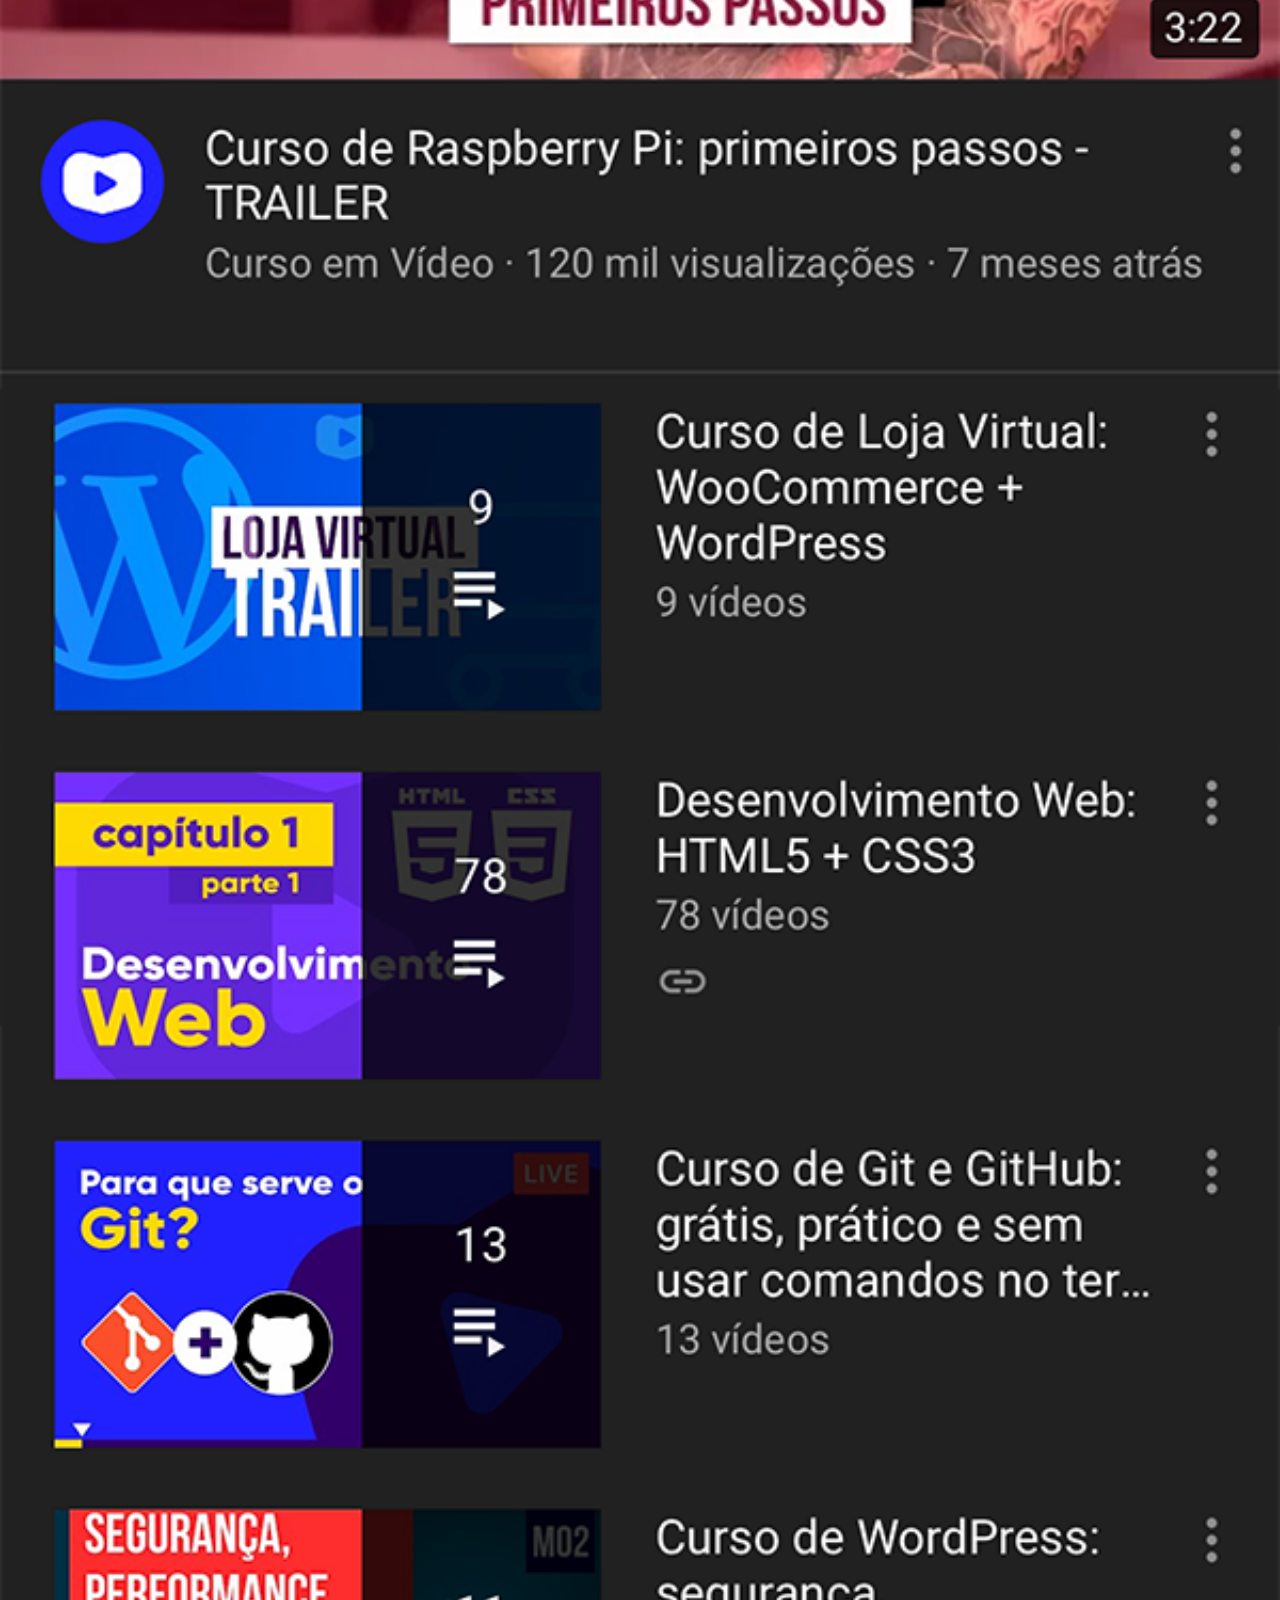
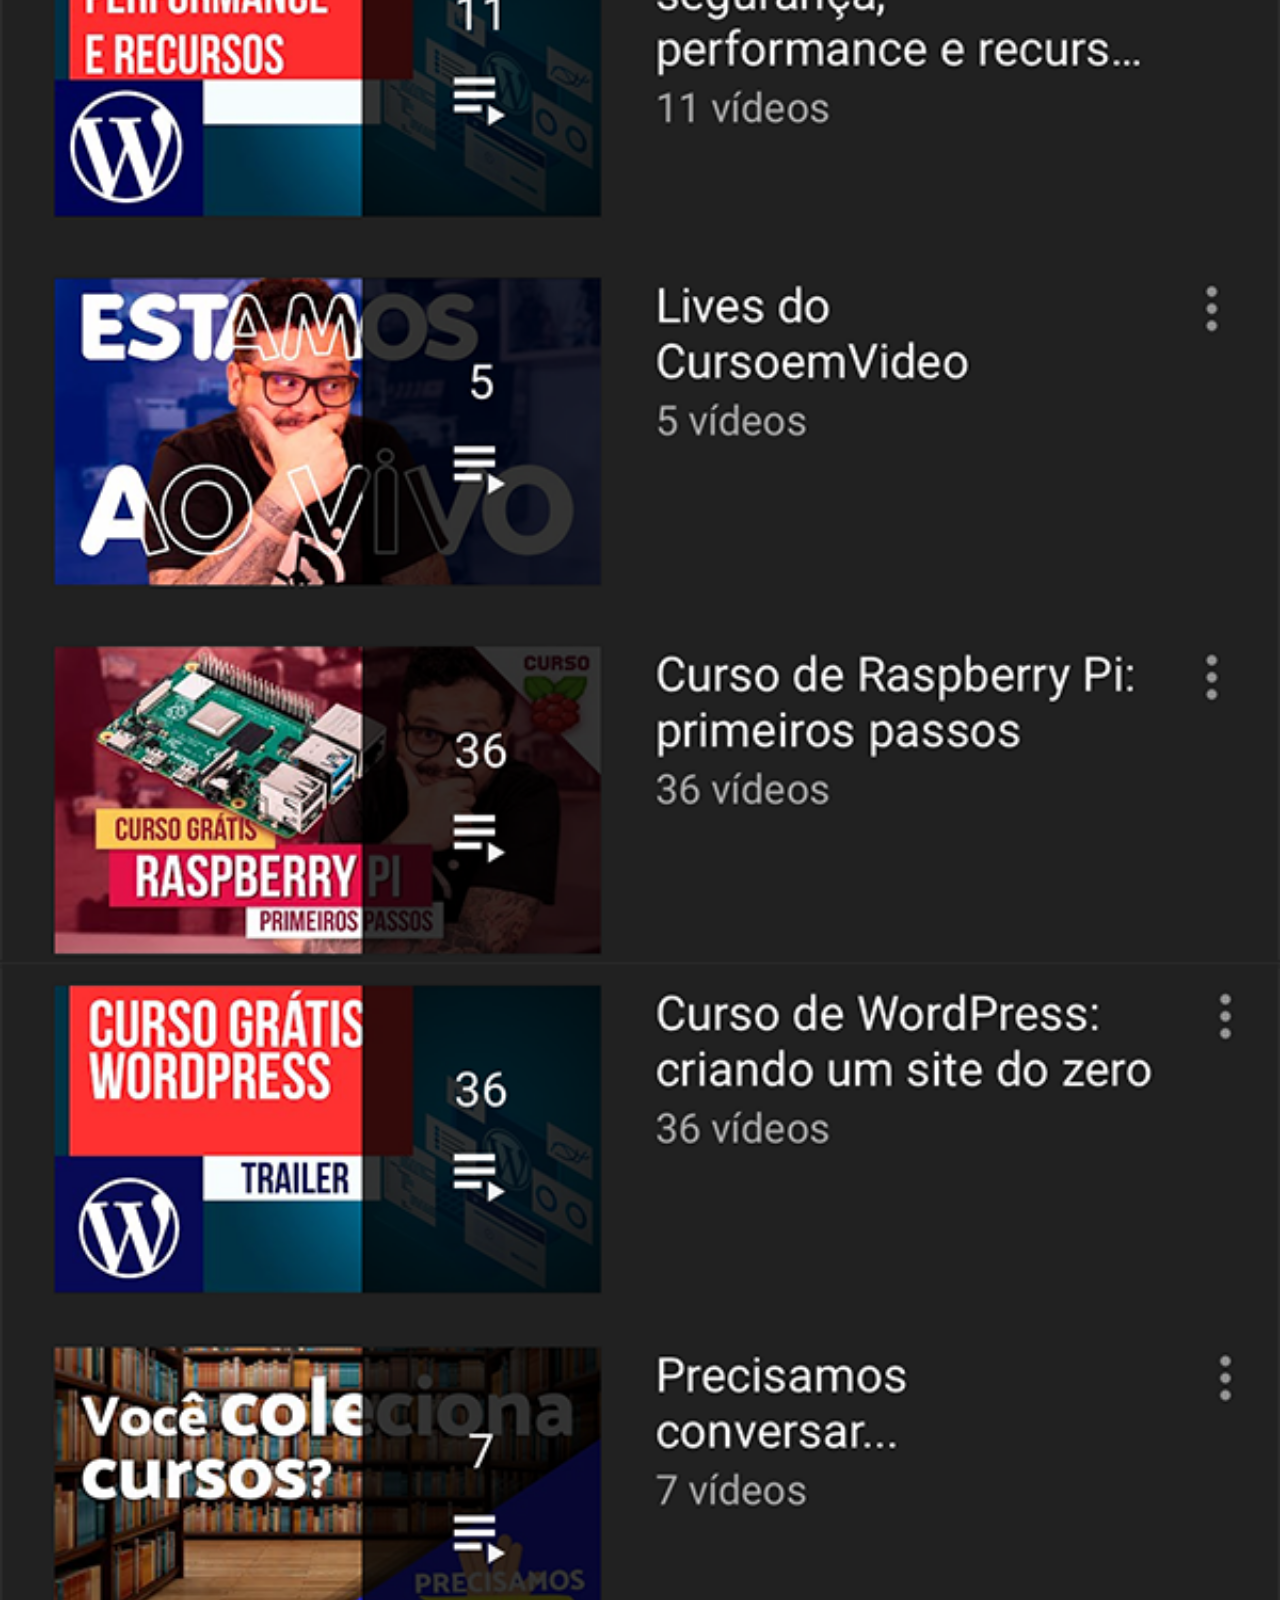
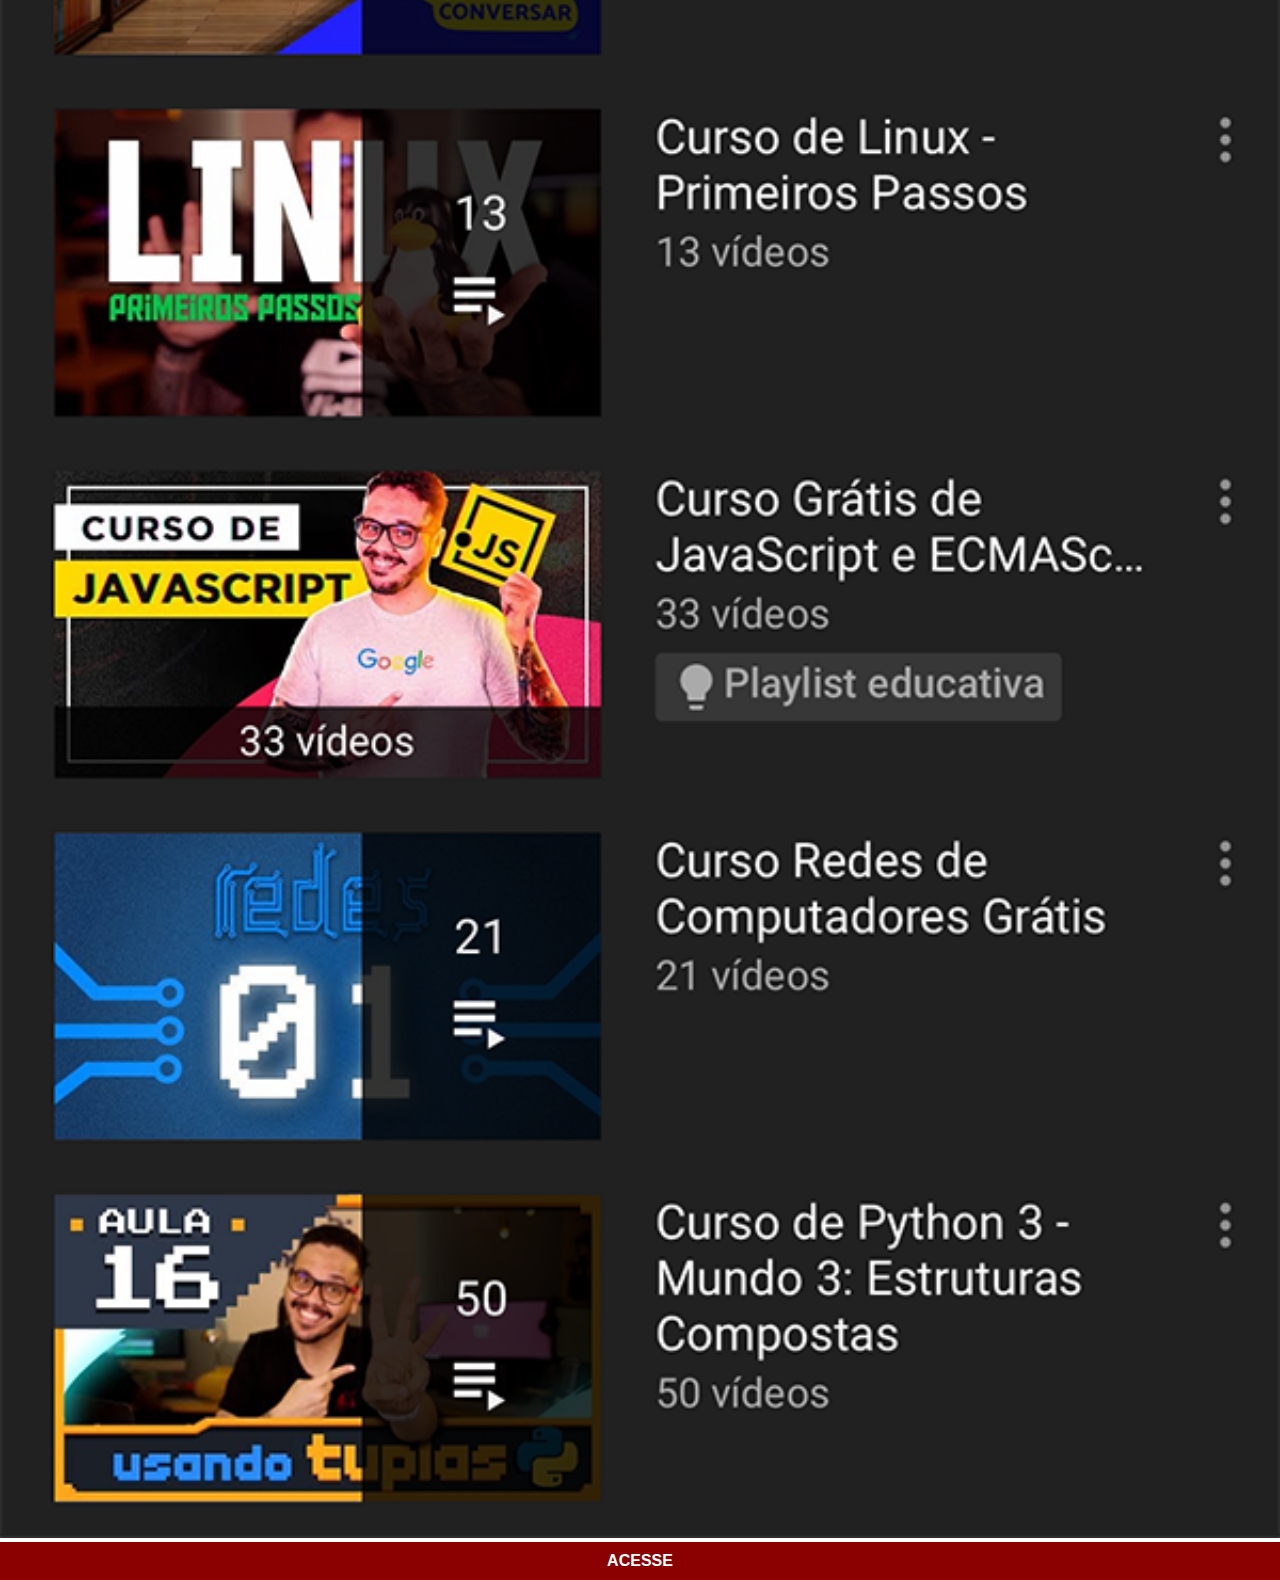
<file: redes-sociais/youtube.html>
<!DOCTYPE html>
<html lang="pt-br">
<head>
    <meta charset="UTF-8">
    <meta http-equiv="X-UA-Compatible" content="IE=edge">
    <meta name="viewport" content="width=device-width, initial-scale=1.0">
    <title>Youtube</title>
    <link rel="stylesheet" href="../css/social.css">
</head>
<body>
    <img src="../imagens/tela-youtube.png" alt="Youtube">
    <a href="https://www.youtube.com/channel/UCNuoDdAfGEa78NkzCkfkN9g" target="_blank">ACESSE</a>
</body>
</html>
</file>
<file: css/estilo.css>
@charset "UTF-8";

* {
    margin: 0px;
    height: 0px;
    font-family: Arial, Helvetica, sans-serif;
}

html, body {
    width: 100vh;
    height: 100vw;
    background: url("../imagens/fundo-madeira.jpg") no-repeat top center;
    background-size: cover;
    background-attachment: fixed;
}

main {
    height: 100vh;
    position: relative;
}

section#telefone {
    position: absolute;
    top: 50%;
    left: 50%;
    transform: translate(-50%, -50%);
    height: 630px;
    width: 311px;
    background: url("../imagens/frame-iphone.png") no-repeat;
}

iframe#tela {
    position: relative;
    top: 80px;
    left: 22px;
    width: 267px;
    height: 471px;  
}

section#redes-sociais {
    text-align: right;
}

section#redes-sociais img {
    width: 50px;
    height: 50px;
    margin: 10px;
    border-radius: 50%;
    box-shadow: 2px 2px 5px rgba(0, 0, 0, 0.400);
    box-sizing: border-box;
}

section#redes-sociais img:hover {
    border: 2px solid rgba(255, 255, 255, 0.589);
    transform: translate(-3px, -3px);
    box-shadow: 5px 5px 10px rgba(0, 0, 0, 0.652);
    transition: transform .4s;
}
</file>
<file: css/social.css>
@charset "UTF-8";

* {
    margin: 0px;
    padding: 0px;
    font-family: Arial, Helvetica, sans-serif;
}

::-webkit-scrollbar {
    width: 0px;
    height: 0px;
}

img {
    width: 100vw;
}

a {
    display: block;
    background: darkred;
    color: white;
    padding: 10px;
    text-align: center;
    font-weight: bolder;
    text-decoration: none;
}

a:hover {
    background: red;
}
</file>
